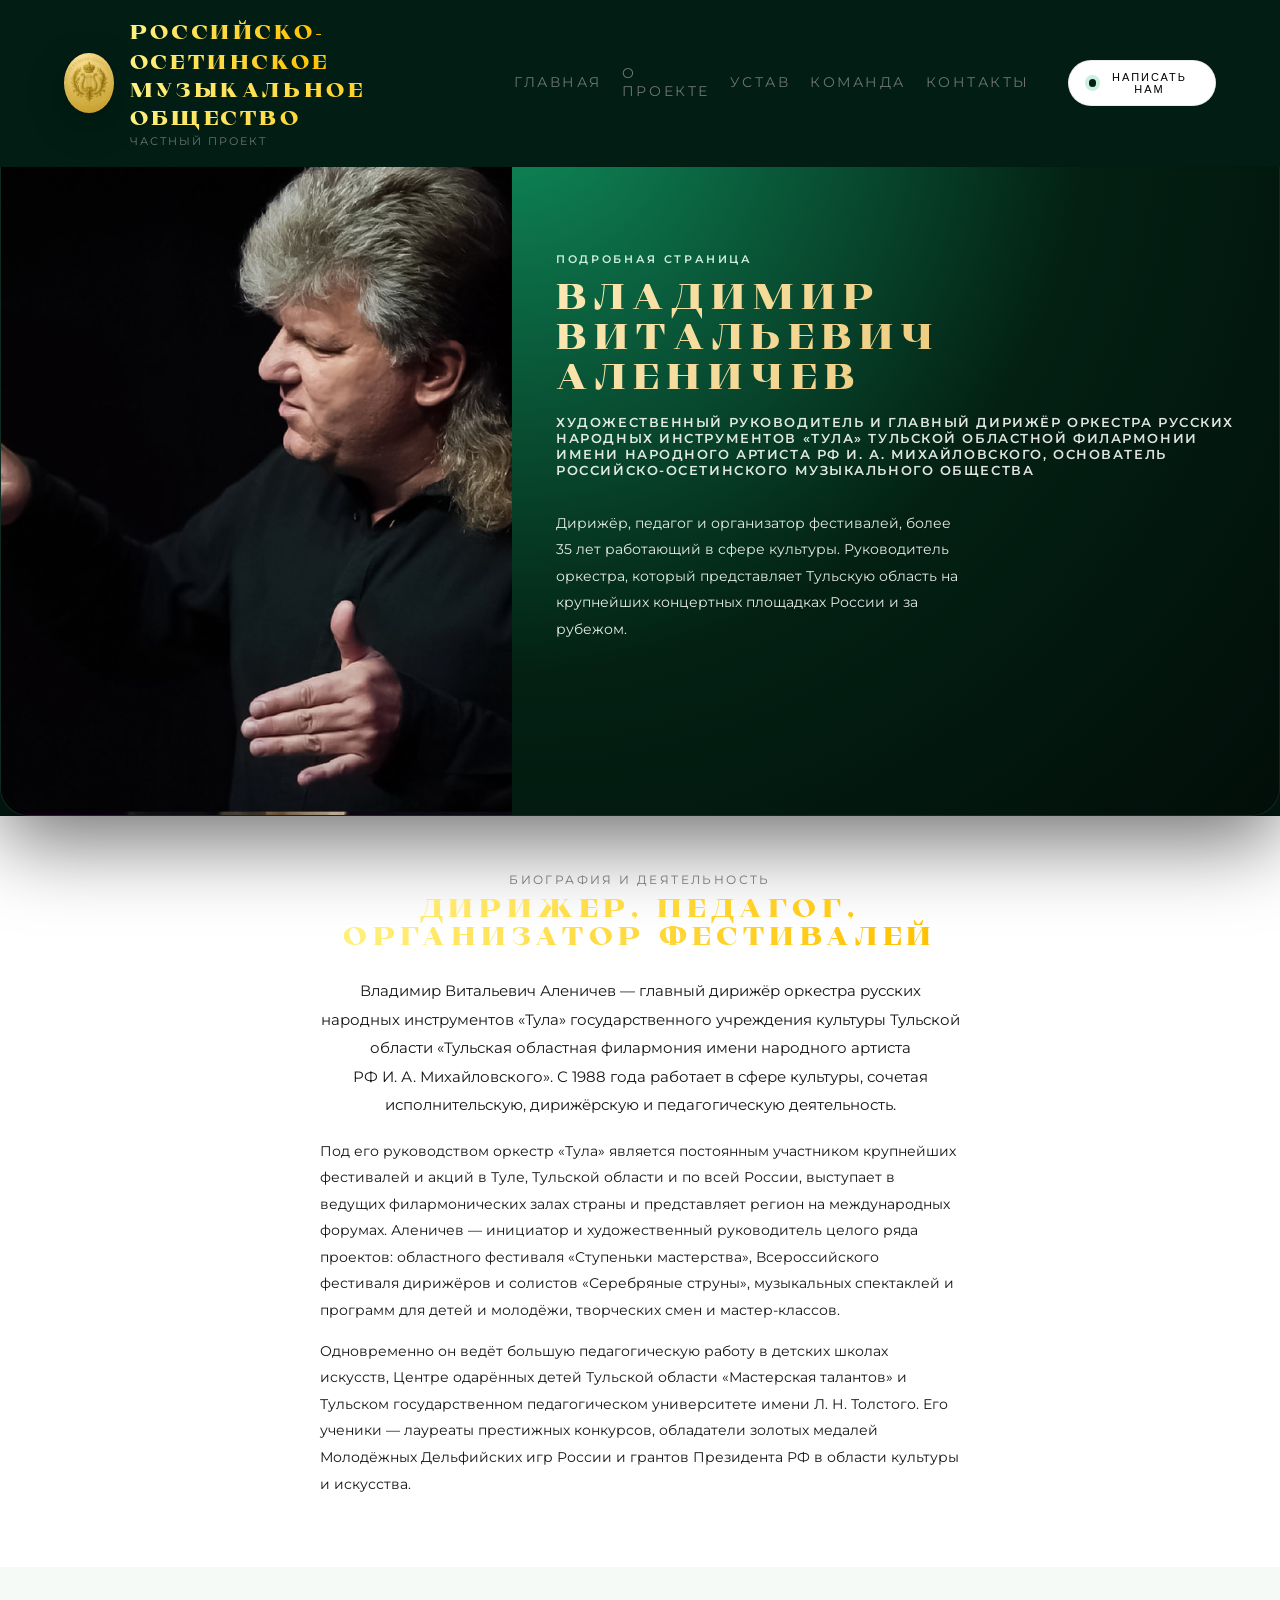
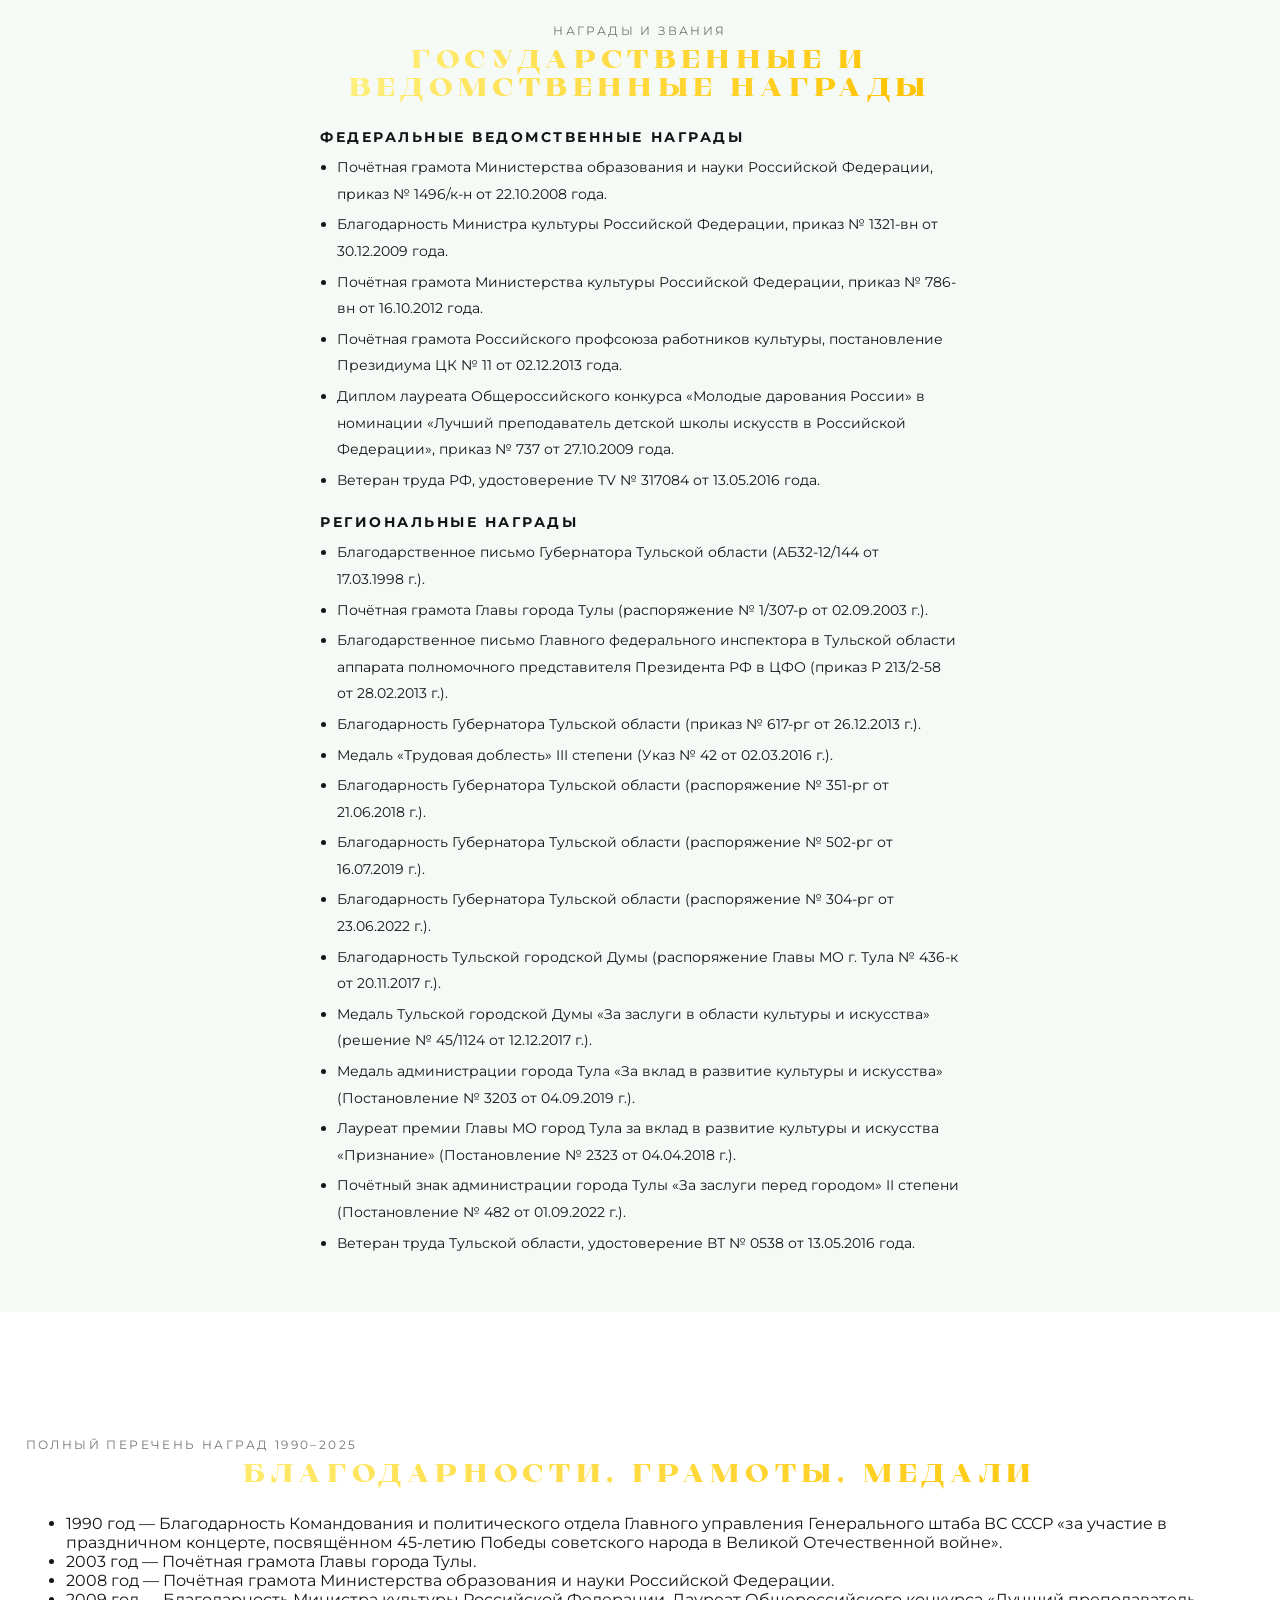
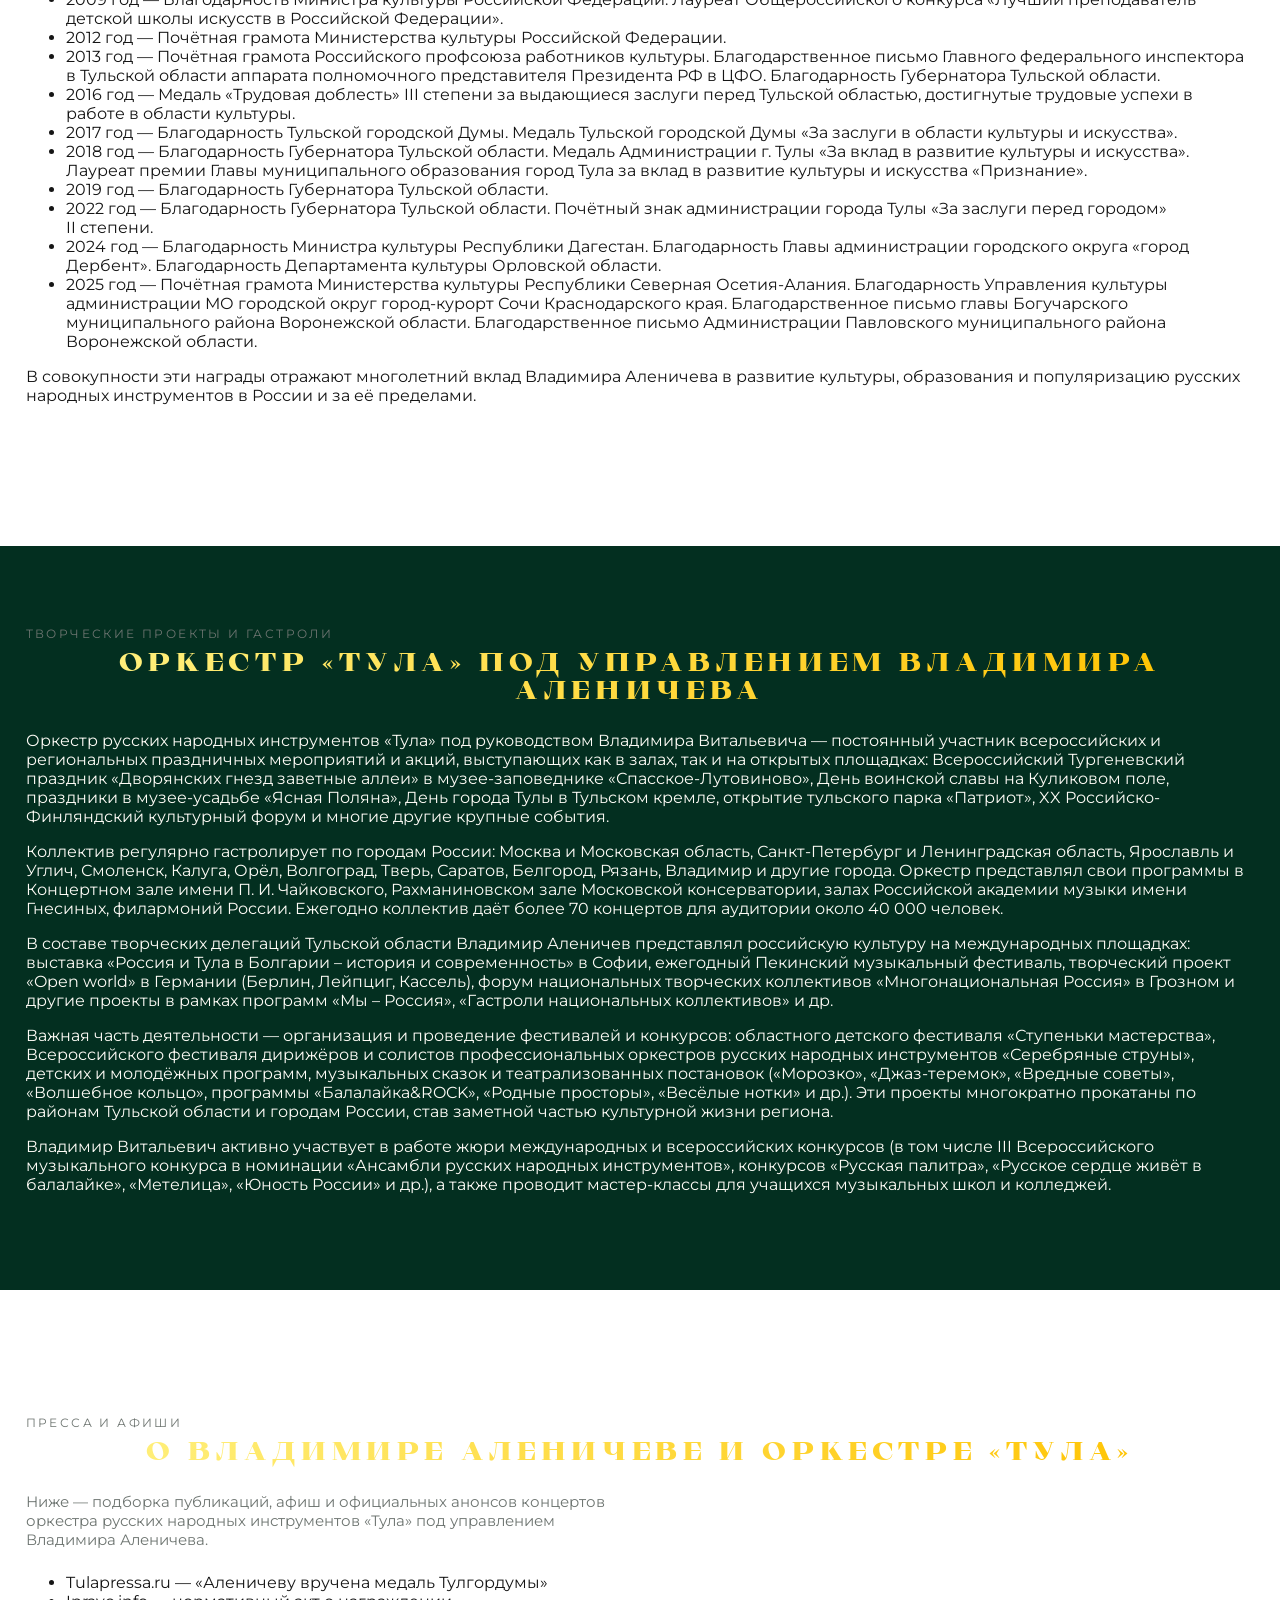
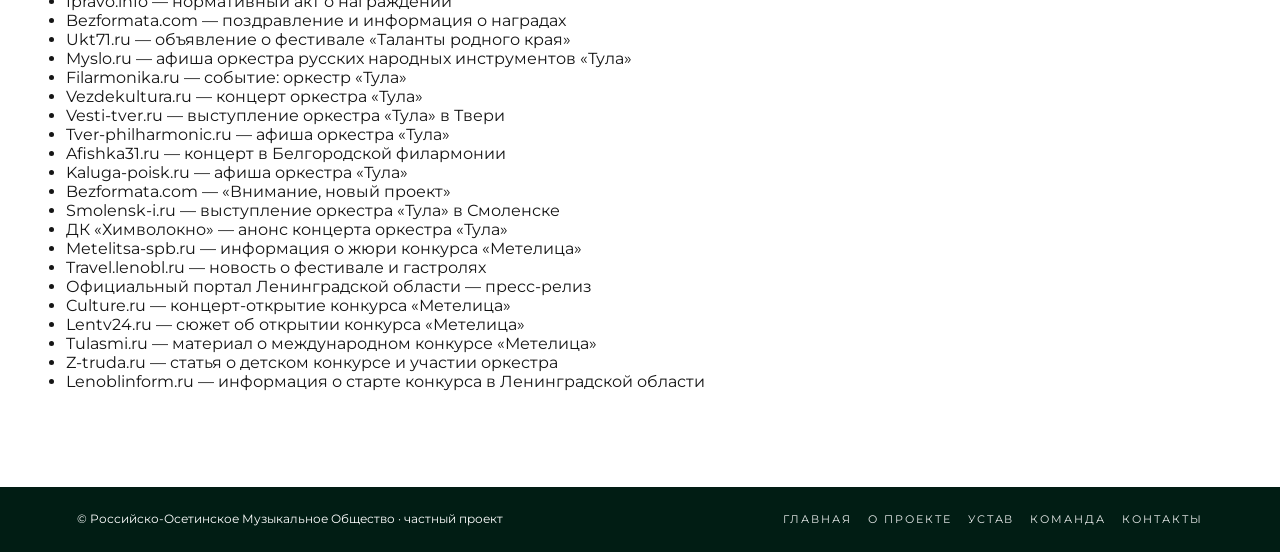
<file: 1.html>
<!DOCTYPE html>
<html lang="ru">
<head>
  <meta charset="UTF-8" />
  <title>Владимир Аленичев — подробная страница</title>
  <meta name="viewport" content="width=device-width, initial-scale=1" />

  <link href="https://fonts.googleapis.com/css2?family=Montserrat:wght@400;500;600;700;800&display=swap" rel="stylesheet" />
  <link rel="stylesheet" href="css/style.css">

</head>
<body>
  <header class="site-header">
    <div class="site-header-inner">
      <div class="brand">
        <div class="brand-logo">
          <img src="img/logo.png" alt="Логотип Российско-Осетинского Музыкального Общества" />
        </div>
        <div>
          <div class="brand-title">
            <span class="brand-ru">РОССИЙСКО-</span>
            <span class="brand-os">ОСЕТИНСКОЕ</span><br />
            <span class="brand-mo">МУЗЫКАЛЬНОЕ ОБЩЕСТВО</span>
          </div>
          <div class="brand-sub">частный проект</div>
        </div>
      </div>

      <nav class="header-links" id="header-links">
        <a href="index.html">главная</a>
        <a href="about.html">о проекте</a>
        <a href="ustav.html">устав</a>
        <a href="team.html">команда</a>
        <a href="index.html#contacts">контакты</a>
      </nav>

      <button class="header-cta" onclick="location.href='index.html#contacts'">
        <span class="header-cta-dot"></span>
        написать нам
      </button>

      <button class="header-burger" id="header-burger" aria-label="меню">
        <span></span>
      </button>
    </div>
  </header>
  <main>
    <!-- HERO: компактная зелёная карточка -->
    <section class="person-hero">
      <div class="person-hero-inner fade-up">
        <figure class="person-hero-photo">
          <img src="img/98.jpg" alt="Владимир Витальевич Аленичев" />
        </figure>

        <div class="person-hero-main">
          <div class="person-hero-kicker">подробная страница</div>
          <h1 class="person-hero-name">владимир витальевич аленичев</h1>
          <div class="person-hero-role">
            художественный руководитель и главный дирижёр оркестра русских народных инструментов
            «Тула» Тульской областной филармонии имени народного артиста РФ&nbsp;И.&nbsp;А.&nbsp;Михайловского,
            основатель Российско-Осетинского Музыкального Общества
          </div>
          <p class="person-hero-text">
            Дирижёр, педагог и организатор фестивалей, более 35&nbsp;лет работающий в сфере культуры. Руководитель
            оркестра, который представляет Тульскую область на крупнейших концертных площадках России и за рубежом.
          </p>
        </div>
      </div>
    </section>

    <!-- КРАТКО О БИОГРАФИИ (узкий блок по центру) -->
    <section class="person-section person-section--bio">
      <div class="person-section-inner fade-up">
        <div class="section-subtitle">биография и деятельность</div>
        <h2 class="section-title">дирижёр, педагог, организатор фестивалей</h2>

        <div class="person-section-lead">
          Владимир Витальевич Аленичев — главный дирижёр оркестра русских народных инструментов «Тула»
          государственного учреждения культуры Тульской области «Тульская областная филармония имени
          народного артиста РФ&nbsp;И.&nbsp;А.&nbsp;Михайловского». С 1988&nbsp;года работает в сфере культуры, сочетая
          исполнительскую, дирижёрскую и педагогическую деятельность.
        </div>

        <p class="person-section-text">
          Под его руководством оркестр «Тула» является постоянным участником крупнейших фестивалей и акций в Туле,
          Тульской области и по всей России, выступает в ведущих филармонических залах страны и представляет регион на
          международных форумах. Аленичев — инициатор и художественный руководитель целого ряда проектов:
          областного фестиваля «Ступеньки мастерства», Всероссийского фестиваля дирижёров и солистов «Серебряные
          струны», музыкальных спектаклей и программ для детей и молодёжи, творческих смен и мастер-классов.
        </p>

        <p class="person-section-text">
          Одновременно он ведёт большую педагогическую работу в детских школах искусств, Центре одарённых детей
          Тульской области «Мастерская талантов» и Тульском государственном педагогическом университете имени
          Л.&nbsp;Н.&nbsp;Толстого. Его ученики — лауреаты престижных конкурсов, обладатели золотых медалей Молодёжных
          Дельфийских игр России и грантов Президента РФ в области культуры и искусства.
        </p>
      </div>
    </section>

    <!-- НАГРАДЫ (узкий блок по центру, но текст выравнивается влево) -->
    <section class="person-section person-section--awards">
      <div class="person-section-inner fade-up">
        <div class="section-subtitle">награды и звания</div>
        <h2 class="section-title">государственные и ведомственные награды</h2>

        <div class="person-awards-wrap">
          <h3 class="subheading">Федеральные ведомственные награды</h3>
          <ul class="big-list">
            <li>Почётная грамота Министерства образования и науки Российской Федерации, приказ №&nbsp;1496/к-н от 22.10.2008&nbsp;года.</li>
            <li>Благодарность Министра культуры Российской Федерации, приказ №&nbsp;1321-вн от 30.12.2009&nbsp;года.</li>
            <li>Почётная грамота Министерства культуры Российской Федерации, приказ №&nbsp;786-вн от 16.10.2012&nbsp;года.</li>
            <li>Почётная грамота Российского профсоюза работников культуры, постановление Президиума ЦК №&nbsp;11 от 02.12.2013&nbsp;года.</li>
            <li>Диплом лауреата Общероссийского конкурса «Молодые дарования России» в номинации
              «Лучший преподаватель детской школы искусств в Российской Федерации», приказ №&nbsp;737 от 27.10.2009&nbsp;года.</li>
            <li>Ветеран труда РФ, удостоверение TV&nbsp;№&nbsp;317084 от 13.05.2016&nbsp;года.</li>
          </ul>

          <h3 class="subheading">Региональные награды</h3>
          <ul class="big-list">
            <li>Благодарственное письмо Губернатора Тульской области (АБ32-12/144 от 17.03.1998&nbsp;г.).</li>
            <li>Почётная грамота Главы города Тулы (распоряжение №&nbsp;1/307-р от 02.09.2003&nbsp;г.).</li>
            <li>Благодарственное письмо Главного федерального инспектора в Тульской области аппарата полномочного представителя Президента РФ в ЦФО (приказ Р&nbsp;213/2-58 от 28.02.2013&nbsp;г.).</li>
            <li>Благодарность Губернатора Тульской области (приказ №&nbsp;617-рг от 26.12.2013&nbsp;г.).</li>
            <li>Медаль «Трудовая доблесть» III степени (Указ №&nbsp;42 от 02.03.2016&nbsp;г.).</li>
            <li>Благодарность Губернатора Тульской области (распоряжение №&nbsp;351-рг от 21.06.2018&nbsp;г.).</li>
            <li>Благодарность Губернатора Тульской области (распоряжение №&nbsp;502-рг от 16.07.2019&nbsp;г.).</li>
            <li>Благодарность Губернатора Тульской области (распоряжение №&nbsp;304-рг от 23.06.2022&nbsp;г.).</li>
            <li>Благодарность Тульской городской Думы (распоряжение Главы МО г.&nbsp;Тула №&nbsp;436-к от 20.11.2017&nbsp;г.).</li>
            <li>Медаль Тульской городской Думы «За заслуги в области культуры и искусства» (решение №&nbsp;45/1124 от 12.12.2017&nbsp;г.).</li>
            <li>Медаль администрации города Тула «За вклад в развитие культуры и искусства» (Постановление №&nbsp;3203 от 04.09.2019&nbsp;г.).</li>
            <li>Лауреат премии Главы МО город Тула за вклад в развитие культуры и искусства «Признание» (Постановление №&nbsp;2323 от 04.04.2018&nbsp;г.).</li>
            <li>Почётный знак администрации города Тулы «За заслуги перед городом» II степени (Постановление №&nbsp;482 от 01.09.2022&nbsp;г.).</li>
            <li>Ветеран труда Тульской области, удостоверение ВТ&nbsp;№&nbsp;0538 от 13.05.2016&nbsp;года.</li>
          </ul>
        </div>
      </div>
    </section>

    <!-- Дальше оставляешь как у тебя: ХРОНОЛОГИЧЕСКИЙ СПИСОК, ПРОЕКТЫ, ПРЕССА и т.д. -->
    <!-- ХРОНОЛОГИЧЕСКИЙ СПИСОК 1990–2025 -->
    <!-- ... остальной твой код без изменений ... -->

        </div>
      </div>
    </section>

    <!-- ХРОНОЛОГИЧЕСКИЙ СПИСОК 1990–2025 -->
    <section class="section">
      <div class="content-layout fade-up">
        <div class="section-subtitle">полный перечень наград 1990–2025</div>
        <h2 class="section-title">благодарности, грамоты, медали</h2>

        <ul class="big-list">
          <li><span class="year-label">1990&nbsp;год&nbsp;—</span> Благодарность Командования и политического отдела Главного управления Генерального штаба ВС&nbsp;СССР «за участие в праздничном концерте, посвящённом 45-летию Победы советского народа в Великой Отечественной войне».</li>

          <li><span class="year-label">2003&nbsp;год&nbsp;—</span> Почётная грамота Главы города Тулы.</li>

          <li><span class="year-label">2008&nbsp;год&nbsp;—</span> Почётная грамота Министерства образования и науки Российской Федерации.</li>

          <li><span class="year-label">2009&nbsp;год&nbsp;—</span> Благодарность Министра культуры Российской Федерации. Лауреат Общероссийского конкурса «Лучший преподаватель детской школы искусств в Российской Федерации».</li>

          <li><span class="year-label">2012&nbsp;год&nbsp;—</span> Почётная грамота Министерства культуры Российской Федерации.</li>

          <li><span class="year-label">2013&nbsp;год&nbsp;—</span> Почётная грамота Российского профсоюза работников культуры. Благодарственное письмо Главного федерального инспектора в Тульской области аппарата полномочного представителя Президента РФ в ЦФО. Благодарность Губернатора Тульской области.</li>

          <li><span class="year-label">2016&nbsp;год&nbsp;—</span> Медаль «Трудовая доблесть» III&nbsp;степени за выдающиеся заслуги перед Тульской областью, достигнутые трудовые успехи в работе в области культуры.</li>

          <li><span class="year-label">2017&nbsp;год&nbsp;—</span> Благодарность Тульской городской Думы. Медаль Тульской городской Думы «За заслуги в области культуры и искусства».</li>

          <li><span class="year-label">2018&nbsp;год&nbsp;—</span> Благодарность Губернатора Тульской области. Медаль Администрации г.&nbsp;Тулы «За вклад в развитие культуры и искусства». Лауреат премии Главы муниципального образования город Тула за вклад в развитие культуры и искусства «Признание».</li>

          <li><span class="year-label">2019&nbsp;год&nbsp;—</span> Благодарность Губернатора Тульской области.</li>

          <li><span class="year-label">2022&nbsp;год&nbsp;—</span> Благодарность Губернатора Тульской области. Почётный знак администрации города Тулы «За заслуги перед городом» II&nbsp;степени.</li>

          <li><span class="year-label">2024&nbsp;год&nbsp;—</span> Благодарность Министра культуры Республики Дагестан. Благодарность Главы администрации городского округа «город Дербент». Благодарность Департамента культуры Орловской области.</li>

          <li><span class="year-label">2025&nbsp;год&nbsp;—</span> Почётная грамота Министерства культуры Республики Северная Осетия-Алания. Благодарность Управления культуры администрации МО городской округ город-курорт Сочи Краснодарского края. Благодарственное письмо главы Богучарского муниципального района Воронежской области. Благодарственное письмо Администрации Павловского муниципального района Воронежской области.</li>
        </ul>

        <p class="tagline-note">
          В совокупности эти награды отражают многолетний вклад Владимира Аленичева в развитие культуры, образования
          и популяризацию русских народных инструментов в России и за её пределами.
        </p>
      </div>
    </section>

    <!-- ТВОРЧЕСКИЕ ПРОЕКТЫ, ГАСТРОЛИ, ПЕДАГОГИКА (крупный блок с текстом) -->
    <section class="section" style="background:#032f20; color:#fdfcf8;">
      <div class="content-layout fade-up">
        <div class="section-subtitle">творческие проекты и гастроли</div>
        <h2 class="section-title">оркестр «тула» под управлением владимира аленичева</h2>

        <div class="text-block" style="color:#fefcf6;">
          <p>
            Оркестр русских народных инструментов «Тула» под руководством Владимира Витальевича — постоянный участник
            всероссийских и региональных праздничных мероприятий и акций, выступающих как в залах, так и на открытых
            площадках: Всероссийский Тургеневский праздник «Дворянских гнезд заветные аллеи» в музее-заповеднике
            «Спасское-Лутовиново», День воинской славы на Куликовом поле, праздники в музее-усадьбе «Ясная Поляна», День
            города Тулы в Тульском кремле, открытие тульского парка «Патриот», XX Российско-Финляндский культурный
            форум и многие другие крупные события.
          </p>

          <p>
            Коллектив регулярно гастролирует по городам России: Москва и Московская область, Санкт-Петербург и
            Ленинградская область, Ярославль и Углич, Смоленск, Калуга, Орёл, Волгоград, Тверь, Саратов, Белгород,
            Рязань, Владимир и другие города. Оркестр представлял свои программы в Концертном зале имени П.&nbsp;И.&nbsp;Чайковского,
            Рахманиновском зале Московской консерватории, залах Российской академии музыки имени Гнесиных, филармоний
            России. Ежегодно коллектив даёт более 70 концертов для аудитории около 40&nbsp;000 человек.
          </p>

          <p>
            В составе творческих делегаций Тульской области Владимир Аленичев представлял российскую культуру на
            международных площадках: выставка «Россия и Тула в Болгарии – история и современность» в Софии, ежегодный
            Пекинский музыкальный фестиваль, творческий проект «Open world» в Германии (Берлин, Лейпциг, Кассель), форум
            национальных творческих коллективов «Многонациональная Россия» в Грозном и другие проекты в рамках программ
            «Мы – Россия», «Гастроли национальных коллективов» и др.
          </p>

          <p>
            Важная часть деятельности — организация и проведение фестивалей и конкурсов: областного детского фестиваля
            «Ступеньки мастерства», Всероссийского фестиваля дирижёров и солистов профессиональных оркестров русских
            народных инструментов «Серебряные струны», детских и молодёжных программ, музыкальных сказок и
            театрализованных постановок («Морозко», «Джаз-теремок», «Вредные советы», «Волшебное кольцо», программы
            «Балалайка&ROCK», «Родные просторы», «Весёлые нотки» и др.). Эти проекты многократно прокатаны по районам
            Тульской области и городам России, став заметной частью культурной жизни региона.
          </p>

          <p>
            Владимир Витальевич активно участвует в работе жюри международных и всероссийских конкурсов (в том числе
            III&nbsp;Всероссийского музыкального конкурса в номинации «Ансамбли русских народных инструментов»,
            конкурсов «Русская палитра», «Русское сердце живёт в балалайке», «Метелица», «Юность России» и др.), а также
            проводит мастер-классы для учащихся музыкальных школ и колледжей.
          </p>
        </div>
      </div>
    </section>

    <!-- ПРЕССА И ССЫЛКИ -->
    <section class="section">
      <div class="content-layout fade-up">
        <div class="section-subtitle">пресса и афиши</div>
        <h2 class="section-title">о владимире аленичеве и оркестре «тула»</h2>

        <p class="section-lead">
          Ниже — подборка публикаций, афиш и официальных анонсов концертов оркестра русских народных инструментов
          «Тула» под управлением Владимира Аленичева.
        </p>

        <ul class="press-list" style="margin-top:24px;">
          <li><a href="https://www.tulapressa.ru/2017/12/alenichevu-vruchena-medal-tulgordumy/" target="_blank" rel="noopener">Tulapressa.ru — «Аленичеву вручена медаль Тулгордумы»</a></li>
          <li><a href="http://ipravo.info/tula2/act/433.htm" target="_blank" rel="noopener">Ipravo.info — нормативный акт о награждении</a></li>
          <li><a href="https://tula.bezformata.com/listnews/pozdravlyaem/78298696/" target="_blank" rel="noopener">Bezformata.com — поздравление и информация о наградах</a></li>
          <li><a href="https://ukt71.ru/16-marta-v-koncertnom-zale-orion-projdet-smotr-festival-talanty-rodnogo-kraja-2019-vokalnoe-iskusstvo/" target="_blank" rel="noopener">Ukt71.ru — объявление о фестивале «Таланты родного края»</a></li>
          <li><a href="https://myslo.ru/afisha/kontserti/orkestr-russkih-narodnih-instrumentov-tula" target="_blank" rel="noopener">Myslo.ru — афиша оркестра русских народных инструментов «Тула»</a></li>
          <li><a href="http://filarmonika.ru/events/orni-tula" target="_blank" rel="noopener">Filarmonika.ru — событие: оркестр «Тула»</a></li>
          <li><a href="http://vezdekultura.ru/4226-events-orkestr-russkih-narodnih-instrumentov-tula" target="_blank" rel="noopener">Vezdekultura.ru — концерт оркестра «Тула»</a></li>
          <li><a href="https://vesti-tver.ru/dailynews/orkestr-russkikh-narodnykh-instrumentov-iz-tuly-vystupi-v-tveri-/" target="_blank" rel="noopener">Vesti-tver.ru — выступление оркестра «Тула» в Твери</a></li>
          <li><a href="http://tver-philharmonic.ru/posters/orkestr-tula" target="_blank" rel="noopener">Tver-philharmonic.ru — афиша оркестра «Тула»</a></li>
          <li><a href="https://afishka31.ru/actions/filarmoni/num25525/" target="_blank" rel="noopener">Afishka31.ru — концерт в Белгородской филармонии</a></li>
          <li><a href="https://www.kaluga-poisk.ru/afisha/kontserty/orkestr-russkih-narodnyh-instrumentov-tula" target="_blank" rel="noopener">Kaluga-poisk.ru — афиша оркестра «Тула»</a></li>
          <li><a href="https://tula.bezformata.com/listnews/vnimanie-noviy-proekt/88402524/" target="_blank" rel="noopener">Bezformata.com — «Внимание, новый проект»</a></li>
          <li><a href="https://smolensk-i.ru/culture/v-smolenske-vyistupit-orkestr-narodnyih-instrumentov-tula_140194" target="_blank" rel="noopener">Smolensk-i.ru — выступление оркестра «Тула» в Смоленске</a></li>
          <li><a href="https://дк-химволокно.рф/novosti/item/548-kontsert-orkestra-russkikh-narodnykh-instrumentov-tula" target="_blank" rel="noopener">ДК «Химволокно» — анонс концерта оркестра «Тула»</a></li>
          <li><a href="https://metelitsa-spb.ru/childrens-competitions/jury/" target="_blank" rel="noopener">Metelitsa-spb.ru — информация о жюри конкурса «Метелица»</a></li>
          <li><a href="https://travel.lenobl.ru/ru/news/34819/" target="_blank" rel="noopener">Travel.lenobl.ru — новость о фестивале и гастролях</a></li>
          <li><a href="https://lenobl.ru/ru/dlya-smi/news/34909/" target="_blank" rel="noopener">Официальный портал Ленинградской области — пресс-релиз</a></li>
          <li><a href="https://www.culture.ru/events/1020176/koncert-otkrytie-xvi-mezhdunarodnogo-detsko-yunosheskogo-konkursa-metelica" target="_blank" rel="noopener">Culture.ru — концерт-открытие конкурса «Метелица»</a></li>
          <li><a href="https://lentv24.ru/vo-dvorce-iskusstv-lenoblasti-otkryli-detsko-yunoseskii-konkurs-metelica.htm" target="_blank" rel="noopener">Lentv24.ru — сюжет об открытии конкурса «Метелица»</a></li>
          <li><a href="https://tulasmi.ru/news/382344/" target="_blank" rel="noopener">Tulasmi.ru — материал о международном конкурсе «Метелица»</a></li>
          <li><a href="http://z-truda.ru/articles/kultura/leningradskaya_oblast_zazhigaet_zvezdochek/" target="_blank" rel="noopener">Z-truda.ru — статья о детском конкурсе и участии оркестра</a></li>
          <li><a href="http://lenoblinform.ru/news/v-lenoblasti-startuet-konkurs.html" target="_blank" rel="noopener">Lenoblinform.ru — информация о старте конкурса в Ленинградской области</a></li>
        </ul>
      </div>
    </section>
  </main>

  <footer class="site-footer">
    <div class="site-footer-inner">
      <div>© Российско-Осетинское Музыкальное Общество · частный проект</div>
      <div class="footer-links">
        <a href="index.html">главная</a>
        <a href="about.html">о проекте</a>
        <a href="ustav.html">устав</a>
        <a href="team.html">команда</a>
        <a href="index.html#contacts">контакты</a>
      </div>
    </div>
  </footer>

  <script>
    // мобильное меню
    const burger = document.getElementById("header-burger");
    const links = document.getElementById("header-links");

    if (burger && links) {
      burger.addEventListener("click", () => {
        links.classList.toggle("header-links--open");
      });

      links.querySelectorAll("a").forEach((a) => {
        a.addEventListener("click", () => links.classList.remove("header-links--open"));
      });
    }

    // анимация появления блоков
    const observer = new IntersectionObserver(
      (entries) => {
        entries.forEach((entry) => {
          if (entry.isIntersecting) {
            entry.target.classList.add("in-view");
            observer.unobserve(entry.target);
          }
        });
      },
      { threshold: 0.18 }
    );

    document.querySelectorAll(".fade-up").forEach((el) => observer.observe(el));
  </script>
</body>
</html>
</file>
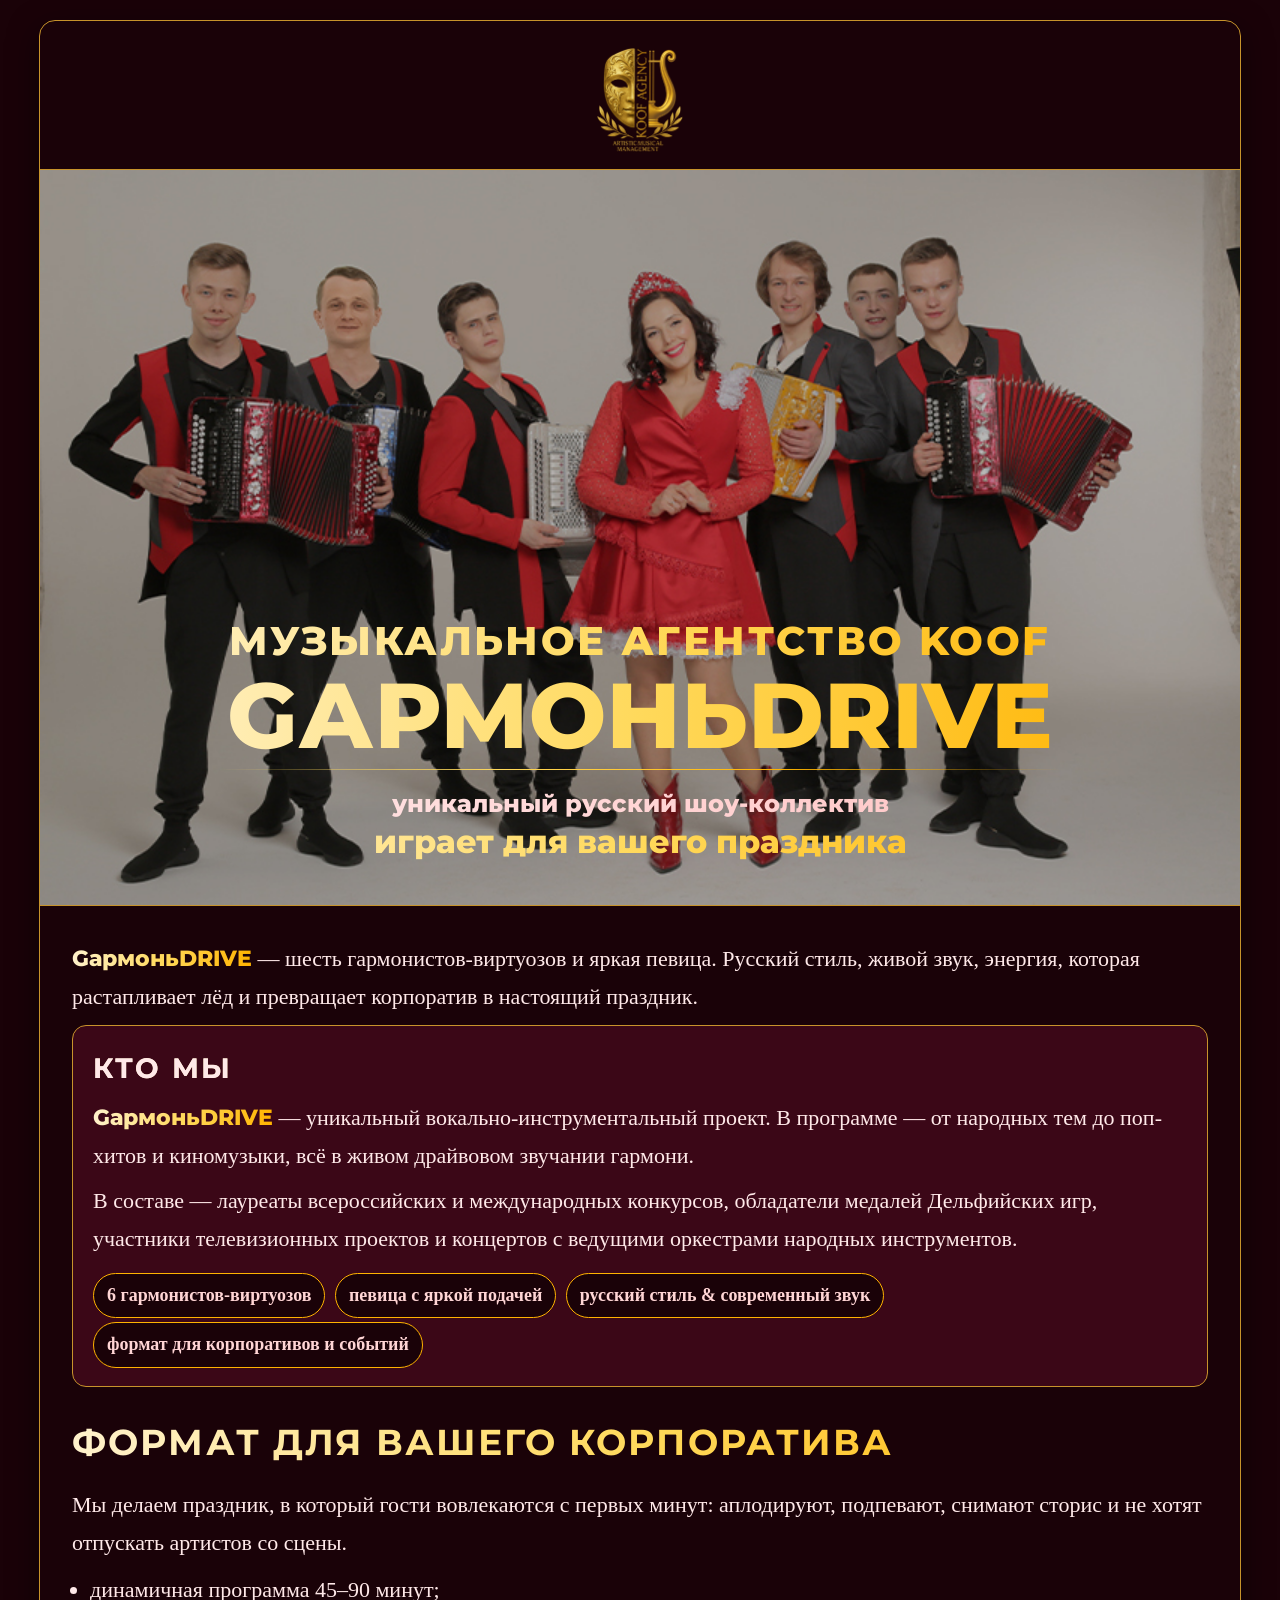
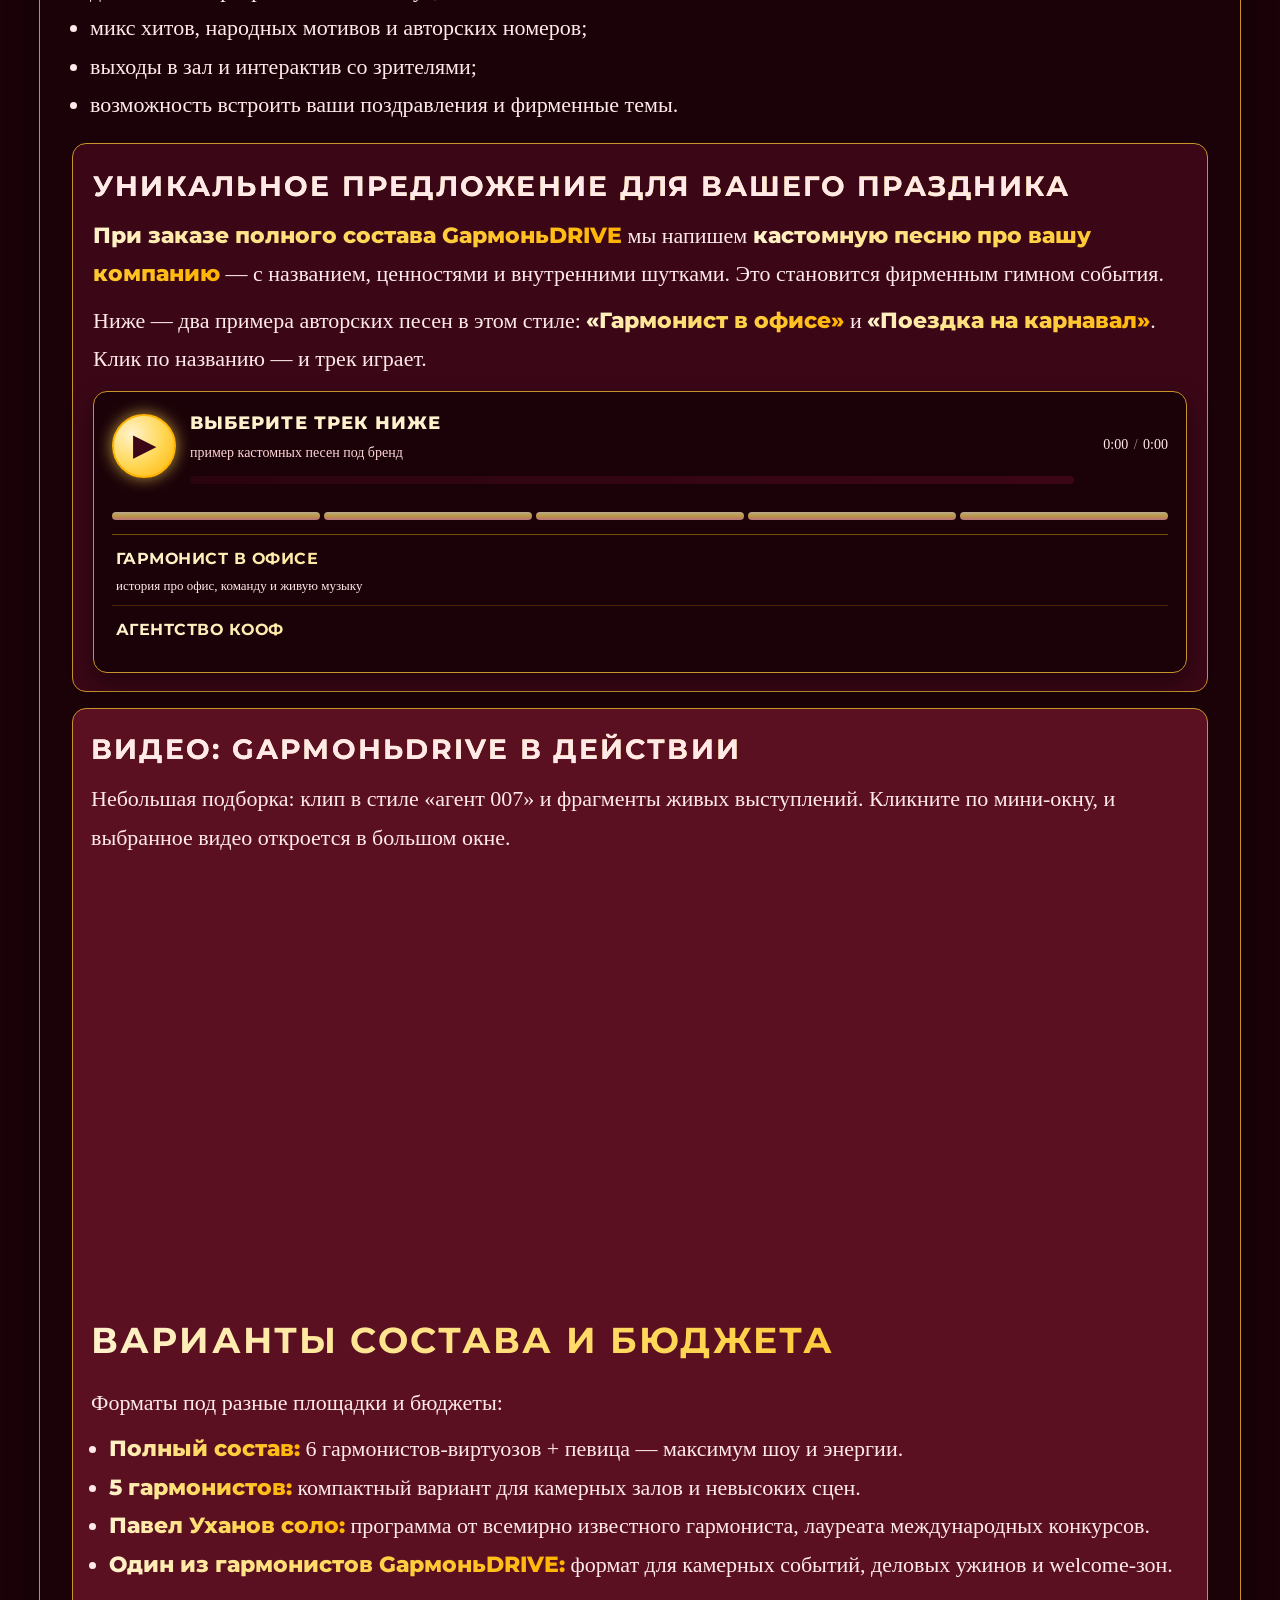
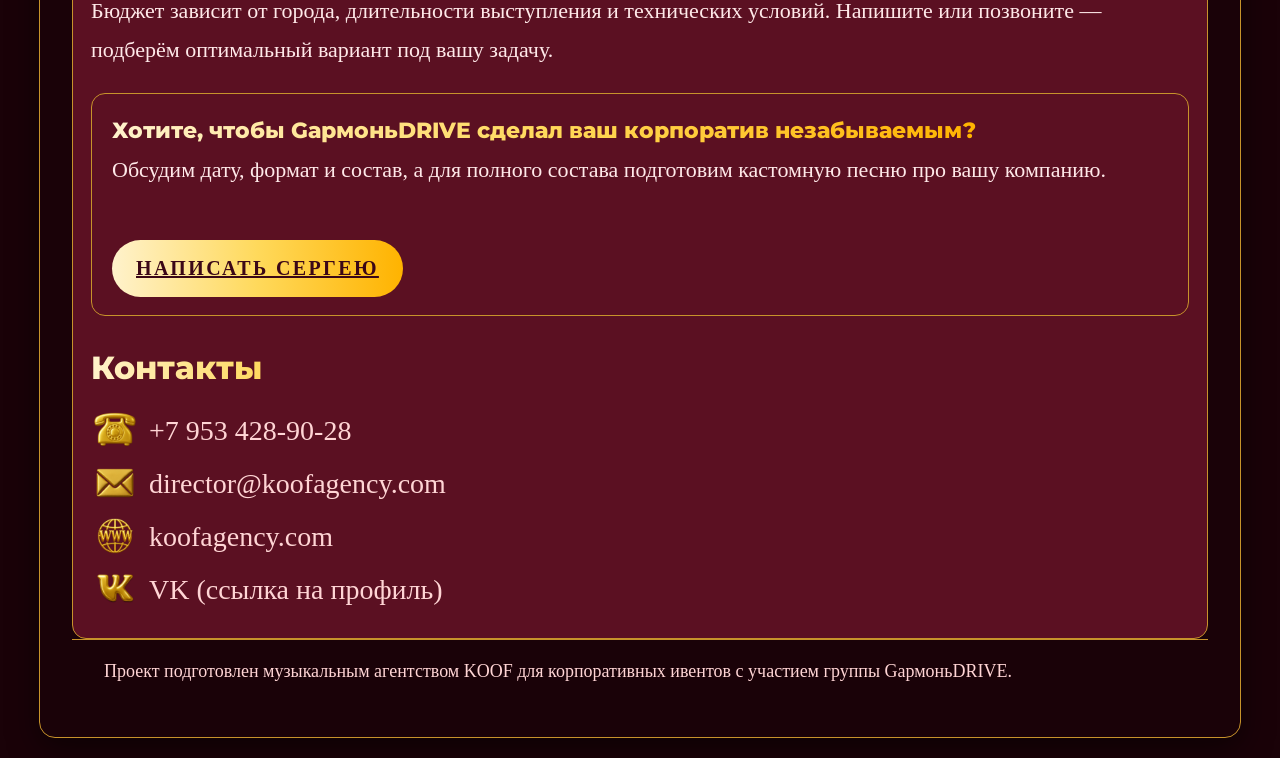
<file: garmonidrive.html>
<!DOCTYPE html>
<html lang="ru">
<head>
  <meta charset="UTF-8">
  <title>GармоньDRIVE играет для вас</title>
  <meta name="viewport" content="width=device-width, initial-scale=1.0">
  <style>
    @import url('https://fonts.googleapis.com/css2?family=Montserrat:wght@600;700;800&display=swap');

    body {
      margin: 0;
      padding: 0;
      color: #ffe9e9;
      background-color: #1a0208; /* тёмно-бордовый фон */
      font-family: "Times New Roman", Georgia, serif;
    }
    .wrapper {
      width: 100%;
      padding: 20px 0;
      background-color: #1a0208;
    }
    .container {
      max-width: 1200px;
      margin: 0 auto;
      background-color: #1a0208;
      border-radius: 16px;
      border: 1px solid #c7932b; /* золотая рамка */
      overflow: hidden;
      box-shadow: 0 10px 30px rgba(0,0,0,0.5);
    }
    .logo-top {
      padding: 20px 32px 8px 32px;
      text-align: center;
    }
    .logo-top img {
      max-width: 90px;
      height: auto;
      display: inline-block;
    }
    .gold-divider {
      width: 80%;
      height: 1px;
      margin: 8px auto 0 auto;
      background: linear-gradient(90deg, transparent, #ffd95b, #ffb300, transparent);
    }

    /* HERO: фото + текст */
    .hero-photo {
      position: relative;
      border-top: 1px solid #c7932b;
      border-bottom: 1px solid #c7932b;
      overflow: hidden;
    }
    .hero-photo img {
      display: block;
      width: 100%;
      height: auto;
    }
    .hero-overlay {
      position: absolute;
      bottom: 6%;
      left: 6%;
      width: 88%;
      margin: 0 auto;
      color: #000000;
      font-family: "Montserrat", Arial, sans-serif;
      font-weight: 800;
      text-shadow: none;
      text-align: center;
    }
    .hero-agency-top {
      font-size: 40px;
      font-weight: 800;
      text-transform: uppercase;
      letter-spacing: 0.06em;
      margin: 0 0 4px 0;
      background: linear-gradient(90deg, #fff2cc, #ffd95b, #ffb300);
      -webkit-background-clip: text;
      background-clip: text;
      color: transparent;
    }
    .hero-agency-main {
      font-size: 92px;
      font-weight: 800;
      background: linear-gradient(90deg, #fff2cc, #ffd95b, #ffb300);
      -webkit-background-clip: text;
      background-clip: text;
      color: transparent;
      text-transform: uppercase;
      line-height: 1;
      margin: 0 0 8px 0;
    }
    .hero-mainline {
      font-size: 24px;
      font-weight: 800;
      margin: 0 0 4px 0;
      background: linear-gradient(90deg, #ffe9e9, #ffd5d5, #ffc0c0);
      -webkit-background-clip: text;
      background-clip: text;
      color: transparent;
    }
    .hero-subline {
      font-size: 32px;
      font-weight: 800;
      margin: 0;
      background: linear-gradient(90deg, #fff2cc, #ffd95b, #ffb300);
      -webkit-background-clip: text;
      background-clip: text;
      color: transparent;
    }

    /* Общий текст */
    .content {
      padding: 26px 32px 30px 32px;
      font-size: 22px;
      line-height: 1.75;
    }
    .content p {
      margin: 8px 0;
    }

    strong,
    .gold-text {
      font-family: "Montserrat", Arial, sans-serif;
      font-weight: 800;
      background: linear-gradient(90deg, #fff2cc, #ffd95b, #ffb300);
      -webkit-background-clip: text;
      background-clip: text;
      color: transparent;
    }

    .content h2 {
      font-size: 36px;
      margin: 24px 0 12px 0;
      text-transform: uppercase;
      letter-spacing: 0.06em;
      font-weight: 700;
    }

    .white-block {
      background: #3b0717;
      color: #ffe9e9;
      border-radius: 14px;
      padding: 18px 20px;
      border: 1px solid #c7932b;
      font-size: 22px;
    }
    .white-block-title {
      font-weight: 700;
      margin-bottom: 6px;
      text-transform: uppercase;
      letter-spacing: 0.08em;
      font-size: 28px;
      color: #ffe9e9;
    }
    .pill-list {
      list-style: none;
      padding: 0;
      margin: 10px 0 0 0;
    }
    .pill-list li {
      display: inline-block;
      margin: 4px 4px 0 0;
      padding: 6px 13px;
      border-radius: 999px;
      background-color: #1a0208;
      border: 1px solid #ffb300;
      font-size: 18px;
      font-weight: 600;
      color: #ffd5d5;
    }

    .songs-block {
      margin-top: 18px;
      padding: 18px 20px;
      border-radius: 14px;
      border: 1px solid #c7932b;
      background: #3b0717;
      font-size: 22px;
      color: #ffe9e9;
    }
    .songs-title {
      font-weight: 700;
      margin-bottom: 6px;
      text-transform: uppercase;
      letter-spacing: 0.08em;
      font-size: 28px;
      color: #ffe9e9;
    }

    .video-block {
      margin-top: 16px;
      padding: 16px 18px 20px 18px;
      border-radius: 14px;
      border: 1px solid #c7932b;
      background: #5b1022;
      font-size: 22px;
      color: #ffe9e9;
    }
    .video-title {
      font-weight: 700;
      margin-bottom: 6px;
      text-transform: uppercase;
      letter-spacing: 0.08em;
      font-size: 28px;
      color: #ffe9e9;
    }

    .video-main {
      width: 100%;
      margin-bottom: 10px;
    }
    .video-main iframe {
      width: 100%;
      height: 405px;
      max-width: 100%;
      border: none;
    }
    .video-thumbs {
      display: flex;
      gap: 10px;
      margin-top: 8px;
    }
    .video-thumb {
      flex: 1;
      position: relative;
      padding-top: 56.25%;
      border-radius: 10px;
      overflow: hidden;
      cursor: pointer;
      border: 2px solid transparent;
      transition: border 0.15s ease, transform 0.1s ease;
      background: #1a0208;
    }
    .video-thumb-inner {
      position: absolute;
      top: 0;
      left: 0;
      width: 100%;
      height: 100%;
      background-size: cover;
      background-position: center;
      filter: brightness(0.75);
    }
    .video-thumb::after {
      content: '▶';
      position: absolute;
      top: 50%;
      left: 50%;
      transform: translate(-50%, -50%);
      font-size: 28px;
      color: #fff2cc;
      text-shadow: 0 0 10px rgba(0,0,0,0.7);
    }
    .video-thumb:hover {
      border-color: #ffb300;
      transform: translateY(-1px);
    }
    .video-thumb.active {
      border-color: #ffb300;
    }

    .cta-block {
      margin-top: 24px;
      padding: 18px 20px;
      border-radius: 14px;
      background: #5b1022;
      border: 1px solid #c7932b;
      font-size: 22px;
      color: #ffe9e9;
    }
    .cta-button {
      display: inline-block;
      margin-top: 12px;
      padding: 11px 24px;
      border-radius: 999px;
      background: linear-gradient(90deg, #fff2cc, #ffd95b, #ffb300);
      color: #3b0717 !important;
      text-decoration: none;
      font-size: 20px;
      font-weight: 700;
      text-transform: uppercase;
      letter-spacing: 0.12em;
    }
    .cta-button:hover {
      opacity: 0.9;
    }
    .content a {
      color: #ffd5d5;
      text-decoration: underline;
    }

    .signature-block {
      margin-top: 24px;
      display: flex;
      align-items: flex-start;
      gap: 14px;
      font-size: 22px;
    }
    .signature-text {
      font-size: 22px;
    }
    .contacts-title {
      font-size: 32px;
      margin-bottom: 10px;
    }
    .contact-line {
      margin: 4px 0;
      display: flex;
      align-items: center;
      gap: 10px;
    }
    .contact-line img {
      width: 48px;
      height: 48px;
      display: inline-block;
    }
    .contact-line span,
    .contact-line a {
      font-size: 28px;
      color: #ffd5d5;
      text-decoration: none;
    }

    .footer {
      padding: 16px 32px 20px 32px;
      font-size: 18px;
      color: #ffd5d5;
      border-top: 1px solid #c7932b;
      background-color: #1a0208;
    }
    .footer a {
      color: #ffd5d5;
      text-decoration: underline;
    }

    /* ==== АУДИОПЛЕЕР ==== */

    .audio-player {
      margin-top: 12px;
      padding: 16px 18px 18px 18px;
      border-radius: 14px;
      background: #1a0208;
      border: 1px solid #c7932b;
      box-shadow: 0 10px 24px rgba(0, 0, 0, 0.45);
    }

    .ap-main {
      display: flex;
      align-items: center;
      gap: 14px;
    }

    .ap-play-btn {
      width: 64px;
      height: 64px;
      border-radius: 999px;
      border: 2px solid #ffb300;
      background: radial-gradient(circle at 30% 30%, #fff2cc, #ffd95b, #ffb300);
      font-size: 28px;
      font-weight: 800;
      cursor: pointer;
      color: #3b0717;
      display: flex;
      align-items: center;
      justify-content: center;
      box-shadow: 0 0 16px rgba(255, 217, 91, 0.7);
      transition: transform 0.1s ease, box-shadow 0.15s ease, opacity 0.15s ease;
    }

    .ap-play-btn:hover {
      transform: scale(1.04);
      box-shadow: 0 0 22px rgba(255, 217, 91, 0.9);
      opacity: 0.95;
    }

    .ap-play-btn:active {
      transform: scale(0.96);
      box-shadow: 0 0 10px rgba(255, 217, 91, 0.6);
    }

    .ap-info {
      flex: 1;
      min-width: 0;
    }

    .ap-title {
      font-family: "Montserrat", Arial, sans-serif;
      font-weight: 800;
      text-transform: uppercase;
      letter-spacing: 0.06em;
      font-size: 18px;
      color: #fff2cc;
    }

    .ap-subtitle {
      font-size: 14px;
      color: #ffd5d5;
      margin-top: 2px;
    }

    .ap-progress {
      position: relative;
      margin-top: 10px;
      width: 100%;
      height: 8px;
      border-radius: 999px;
      background: linear-gradient(90deg, #2b0410, #3b0617);
      overflow: hidden;
      cursor: pointer;
    }

    .ap-progress-bar {
      position: absolute;
      top: 0;
      left: 0;
      height: 100%;
      width: 0%;
      border-radius: 999px;
      background: linear-gradient(90deg, #ff9fb1, #ffd95b, #ffb300);
      box-shadow: 0 0 10px rgba(255, 159, 177, 0.7);
      transition: width 0.08s linear;
    }

    .ap-time {
      font-size: 14px;
      color: #ffe9e9;
      text-align: right;
      min-width: 80px;
    }

    .ap-separator {
      opacity: 0.6;
      margin: 0 2px;
    }

    .ap-visualizer {
      margin-top: 10px;
      display: flex;
      gap: 4px;
      align-items: flex-end;
      height: 26px;
    }

    .ap-visualizer span {
      flex: 1;
      display: block;
      height: 30%;
      border-radius: 999px;
      background: linear-gradient(180deg, #fff2cc, #ffd95b, #ff9fb1);
      opacity: 0.7;
      transform-origin: bottom;
      animation: none;
    }

    .audio-player.is-playing .ap-visualizer span {
      animation: koofPulse 0.9s ease-in-out infinite alternate;
    }

    .audio-player.is-playing .ap-visualizer span:nth-child(2) {
      animation-duration: 0.7s;
    }
    .audio-player.is-playing .ap-visualizer span:nth-child(3) {
      animation-duration: 0.85s;
    }
    .audio-player.is-playing .ap-visualizer span:nth-child(4) {
      animation-duration: 0.65s;
    }
    .audio-player.is-playing .ap-visualizer span:nth-child(5) {
      animation-duration: 1.0s;
    }

    @keyframes koofPulse {
      0% {
        transform: scaleY(0.3);
        opacity: 0.5;
      }
      50% {
        transform: scaleY(0.9);
        opacity: 0.9;
      }
      100% {
        transform: scaleY(0.5);
        opacity: 0.7;
      }
    }

    .ap-tracklist {
      list-style: none;
      padding: 0;
      margin: 14px 0 0 0;
      border-top: 1px solid rgba(255, 179, 0, 0.4);
    }

    .ap-tracklist li {
      padding: 10px 8px 8px 4px;
      display: flex;
      flex-direction: column;
      border-bottom: 1px solid rgba(255, 179, 0, 0.2);
      cursor: pointer;
      transition: background 0.12s ease, transform 0.08s ease;
    }

    .ap-tracklist li:last-child {
      border-bottom: none;
    }

    .ap-tracklist li:hover {
      background: rgba(255, 159, 177, 0.09);
      transform: translateY(-1px);
    }

    .ap-tracklist li.active {
      background: rgba(255, 159, 177, 0.18);
      box-shadow: inset 0 0 0 1px rgba(255, 179, 0, 0.5);
    }

    .ap-track-title {
      font-family: "Montserrat", Arial, sans-serif;
      font-weight: 700;
      letter-spacing: 0.03em;
      text-transform: uppercase;
      font-size: 16px;
      background: linear-gradient(90deg, #fff2cc, #ffd95b, #ffb300);
      -webkit-background-clip: text;
      background-clip: text;
      color: transparent;
    }

    .ap-track-meta {
      font-size: 13px;
      color: #ffe9e9;
      margin-top: 2px;
    }

    /* МОБИЛКА */

    @media only screen and (max-width: 480px) {
      .wrapper {
        padding: 10px 0;
      }
      .container {
        width: 100% !important;
        border-radius: 0;
      }
      .logo-top {
        padding: 16px 16px 6px 16px;
      }
      .content {
        padding: 18px 16px 24px 16px;
        font-size: 18px;
      }
      .white-block,
      .songs-block,
      .video-block,
      .cta-block {
        padding: 14px 14px;
        font-size: 18px;
      }
      .content h2 {
        font-size: 26px;
      }

      .hero-overlay {
        bottom: 4%;
        left: 4%;
        width: 92%;
      }
      .hero-agency-top {
        font-size: 24px;
      }
      .hero-agency-main {
        font-size: 58px;
      }
      .hero-mainline {
        font-size: 16px;
      }
      .hero-subline {
        font-size: 22px;
      }

      .contacts-title {
        font-size: 26px;
      }
      .signature-block {
        flex-direction: column;
        align-items: flex-start;
      }
      .contact-line img {
        width: 32px;
        height: 32px;
      }
      .contact-line span,
      .contact-line a {
        font-size: 22px;
      }
      .footer {
        padding: 14px 16px 18px 16px;
        font-size: 16px;
      }

      .ap-main {
        align-items: flex-start;
      }
      .ap-play-btn {
        width: 52px;
        height: 52px;
        font-size: 24px;
      }
      .ap-time {
        font-size: 12px;
        min-width: 60px;
      }

      .video-main iframe {
        height: 220px;
      }
    }
  </style>
</head>
<body>
  <div class="wrapper">
    <div class="container">

      <div class="logo-top">
        <img src="logo1.png" alt="KOOF Agency Logo">
      </div>

      <div class="hero-photo">
        <img src="post-1.jpg" alt="GармоньDRIVE">
        <div class="hero-overlay">
          <div class="hero-agency-top">МУЗЫКАЛЬНОЕ АГЕНТСТВО KOOF</div>
          <div class="hero-agency-main">GармоньDRIVE</div>
          <div class="gold-divider"></div>
          <br>
          <div class="hero-mainline">уникальный русский шоу-коллектив</div>
          <div class="hero-subline">играет для вашего праздника</div>
        </div>
      </div>

      <div class="content">
        <p>
          <span class="gold-text">GармоньDRIVE</span> — шесть гармонистов-виртуозов
          и яркая певица. Русский стиль, живой звук, энергия, которая растапливает лёд
          и превращает корпоратив в настоящий праздник.
        </p>

        <div class="white-block">
          <div class="white-block-title gold-text">Кто мы</div>
          <p style="margin-top:4px; margin-bottom:6px;">
            <span class="gold-text">GармоньDRIVE</span> — уникальный вокально-инструментальный
            проект. В программе — от народных тем до поп-хитов и киномузыки, всё в живом
            драйвовом звучании гармони.
          </p>
          <p style="margin:6px 0;">
            В составе — лауреаты всероссийских и международных конкурсов, обладатели
            медалей Дельфийских игр, участники телевизионных проектов и концертов
            с ведущими оркестрами народных инструментов.
          </p>
          <ul class="pill-list">
            <li>6 гармонистов-виртуозов</li>
            <li>певица с яркой подачей</li>
            <li>русский стиль &amp; современный звук</li>
            <li>формат для корпоративов и событий</li>
          </ul>
        </div>

        <h2 class="gold-text">Формат для вашего корпоратива</h2>
        <p>
          Мы делаем праздник, в который гости вовлекаются с первых минут:
          аплодируют, подпевают, снимают сторис и не хотят отпускать артистов со сцены.
        </p>
        <ul style="margin:0 0 0 18px; padding:0;">
          <li>динамичная программа 45–90 минут;</li>
          <li>микс хитов, народных мотивов и авторских номеров;</li>
          <li>выходы в зал и интерактив со зрителями;</li>
          <li>возможность встроить ваши поздравления и фирменные темы.</li>
        </ul>

        <!-- АУДИО -->
        <div class="songs-block">
          <div class="songs-title gold-text">Уникальное предложение для вашего праздника</div>
          <p style="margin: 4px 0 8px 0;">
            <strong>При заказе полного состава GармоньDRIVE</strong> мы напишем
            <strong>кастомную песню про вашу компанию</strong> — с названием,
            ценностями и внутренними шутками. Это становится фирменным гимном события.
          </p>
          <p style="margin: 4px 0 10px 0;">
            Ниже — два примера авторских песен в этом стиле:
            <strong>«Гармонист в офисе»</strong> и <strong>«Поездка на карнавал»</strong>.
            Клик по названию — и трек играет.
          </p>

          <div class="audio-player" id="garmon-audio-player">
            <div class="ap-main">
              <button class="ap-play-btn" type="button" aria-label="Воспроизвести / Пауза">▶</button>

              <div class="ap-info">
                <div class="ap-title">Выберите трек ниже</div>
                <div class="ap-subtitle">пример кастомных песен под бренд</div>

                <div class="ap-progress" aria-label="Прогресс воспроизведения">
                  <div class="ap-progress-bar"></div>
                </div>
              </div>

              <div class="ap-time">
                <span class="ap-current">0:00</span>
                <span class="ap-separator">/</span>
                <span class="ap-duration">0:00</span>
              </div>
            </div>

            <div class="ap-visualizer" aria-hidden="true">
              <span></span><span></span><span></span><span></span><span></span>
            </div>

            <ul class="ap-tracklist">
              <li
                data-src="8.mp3"
                data-title="Гармонист в офисе"
              >
                <span class="ap-track-title">Гармонист в офисе</span>
                <span class="ap-track-meta">история про офис, команду и живую музыку</span>
              </li>

              <li
                data-src="7.mp3"
                data-title="Поездка на карнавал"
              >
                <span class="ap-track-title">АГЕНТСТВО КООФ</span>
                <span class="ap-track-meta"></span>
              </li>
            </ul>

            <audio id="garmon-audio"></audio>
          </div>
        </div>

        <!-- ВИДЕО -->
        <div class="video-block">
          <div class="video-title gold-text">Видео: GармоньDRIVE в действии</div>
          <p style="margin:4px 0 10px 0;">
            Небольшая подборка: клип в стиле «агент 007» и фрагменты живых выступлений.
            Кликните по мини-окну, и выбранное видео откроется в большом окне.
          </p>

          <div class="video-main">
            <iframe width="720" height="405" src="https://rutube.ru/play/embed/99f54fa93be90a3249739b7f5031a650?skinColor=E53935"  allow="clipboard-write; autoplay" webkitAllowFullScreen mozallowfullscreen allowFullScreen></iframe>
          </div>

         
        <h2 class="gold-text">Варианты состава и бюджета</h2>
        <p>Форматы под разные площадки и бюджеты:</p>
        <ul style="margin:0 0 0 18px; padding:0;">
          <li><strong>Полный состав:</strong> 6 гармонистов-виртуозов + певица — максимум шоу и энергии.</li>
          <li><strong>5 гармонистов:</strong> компактный вариант для камерных залов и невысоких сцен.</li>
          <li><strong>Павел Уханов соло:</strong> программа от всемирно известного гармониста, лауреата международных конкурсов.</li>
          <li><strong>Один из гармонистов GармоньDRIVE:</strong> формат для камерных событий, деловых ужинов и welcome-зон.</li>
        </ul>

        <p style="margin-top:8px;">
          Бюджет зависит от города, длительности выступления и технических условий.
          Напишите или позвоните — подберём оптимальный вариант под вашу задачу.
        </p>

        <div class="cta-block">
          <strong>Хотите, чтобы GармоньDRIVE сделал ваш корпоратив незабываемым?</strong><br>
          Обсудим дату, формат и состав, а для полного состава подготовим
          кастомную песню про вашу компанию.
          <br><br>
          <a href="mailto:director@koofagency.com?subject=GармоньDRIVE%20-%20корпоративное%20выступление" class="cta-button">
            Написать Сергею
          </a>
        </div>

        <div class="signature-block">
          <div class="signature-text">
            <div class="contacts-title gold-text">Контакты</div>

            <div class="contact-line">
              <img src="icon-phone.png" alt="Телефон">
              <span>+7 953 428-90-28</span>
            </div>

            <div class="contact-line">
              <img src="icon-mail.png" alt="E-mail">
              <a href="mailto:director@koofagency.com">director@koofagency.com</a>
            </div>

            <div class="contact-line">
              <img src="icon-site.png" alt="Сайт">
              <a href="http://koofagency.com" target="_blank" rel="noopener">koofagency.com</a>
            </div>

            <div class="contact-line">
              <img src="vk.png" alt="VK">
              <a href="https://vk.com" target="_blank" rel="noopener">VK (ссылка на профиль)</a>
            </div>
          </div>
        </div>

      </div>

      <div class="footer">
        Проект подготовлен музыкальным агентством KOOF для корпоративных ивентов с участием группы GармоньDRIVE.
      </div>
    </div>
  </div>

  <script>
    (function () {
      /* AUDIO */
      const player = document.getElementById('garmon-audio-player');
      if (player) {
        const audio = player.querySelector('#garmon-audio');
        const playBtn = player.querySelector('.ap-play-btn');
        const titleEl = player.querySelector('.ap-title');
        const subtitleEl = player.querySelector('.ap-subtitle');
        const currentEl = player.querySelector('.ap-current');
        const durationEl = player.querySelector('.ap-duration');
        const progressWrap = player.querySelector('.ap-progress');
        const progressBar = player.querySelector('.ap-progress-bar');
        const tracks = Array.from(player.querySelectorAll('.ap-tracklist li'));

        let currentTrack = null;
        let isUserSeeking = false;

        function formatTime(sec) {
          if (!sec || isNaN(sec)) return '0:00';
          const m = Math.floor(sec / 60);
          const s = Math.floor(sec % 60).toString().padStart(2, '0');
          return m + ':' + s;
        }

        function setTrack(trackEl, autoplay) {
          if (!trackEl) return;
          const src = trackEl.getAttribute('data-src');
          const title = trackEl.getAttribute('data-title') || 'Трек';
          if (!src) return;

          tracks.forEach(t => t.classList.remove('active'));
          trackEl.classList.add('active');
          currentTrack = trackEl;

          audio.src = src;
          titleEl.textContent = title;
          subtitleEl.textContent = 'пример кастомной песни под бренд';

          if (autoplay) {
            audio.play().catch(function () {});
          }
        }

        function updatePlayButton() {
          if (audio.paused) {
            playBtn.textContent = '▶';
            player.classList.remove('is-playing');
          } else {
            playBtn.textContent = '❚❚';
            player.classList.add('is-playing');
          }
        }

        function updateProgress() {
          if (!audio.duration) {
            progressBar.style.width = '0%';
            durationEl.textContent = '0:00';
            currentEl.textContent = '0:00';
            return;
          }
          if (!isUserSeeking) {
            const percent = (audio.currentTime / audio.duration) * 100;
            progressBar.style.width = percent + '%';
          }
          currentEl.textContent = formatTime(audio.currentTime);
          durationEl.textContent = formatTime(audio.duration);
        }

        tracks.forEach(function (trackEl) {
          trackEl.addEventListener('click', function () {
            if (currentTrack === trackEl) {
              if (audio.paused) {
                audio.play().catch(function () {});
              } else {
                audio.pause();
              }
            } else {
              setTrack(trackEl, true);
            }
          });
        });

        playBtn.addEventListener('click', function () {
          if (!currentTrack) {
            if (tracks[0]) setTrack(tracks[0], true);
            return;
          }
          if (audio.paused) {
            audio.play().catch(function () {});
          } else {
            audio.pause();
          }
        });

        if (progressWrap) {
          function seek(e) {
            if (!audio.duration) return;
            const rect = progressWrap.getBoundingClientRect();
            const x = e.clientX - rect.left;
            const ratio = Math.min(Math.max(x / rect.width, 0), 1);
            audio.currentTime = ratio * audio.duration;
          }

          progressWrap.addEventListener('mousedown', function (e) {
            isUserSeeking = true;
            seek(e);
          });
          progressWrap.addEventListener('mouseup', function (e) {
            seek(e);
            isUserSeeking = false;
          });
          progressWrap.addEventListener('mousemove', function (e) {
            if (isUserSeeking) seek(e);
          });

          progressWrap.addEventListener('touchstart', function (e) {
            isUserSeeking = true;
            seek(e.touches[0]);
          }, { passive: true });

          progressWrap.addEventListener('touchmove', function (e) {
            if (isUserSeeking) seek(e.touches[0]);
          }, { passive: true });

          progressWrap.addEventListener('touchend', function () {
            isUserSeeking = false;
          });
        }

        audio.addEventListener('timeupdate', updateProgress);
        audio.addEventListener('loadedmetadata', updateProgress);
        audio.addEventListener('play', updatePlayButton);
        audio.addEventListener('pause', updatePlayButton);
        audio.addEventListener('ended', function () {
          updatePlayButton();
          const idx = tracks.indexOf(currentTrack);
          if (idx >= 0 && idx < tracks.length - 1) {
            setTrack(tracks[idx + 1], true);
          }
        });

        updateProgress();
        updatePlayButton();
      }

      /* VIDEO SLIDER */
      const mainFrame = document.getElementById('video-main-frame');
      const thumbsWrap = document.getElementById('video-thumbs');
      if (mainFrame && thumbsWrap) {
        const thumbs = Array.from(thumbsWrap.querySelectorAll('.video-thumb'));
        thumbs.forEach(function (thumb) {
          thumb.addEventListener('click', function () {
            const url = thumb.getAttribute('data-video');
            if (!url) return;
            mainFrame.src = url;
            thumbs.forEach(t => t.classList.remove('active'));
            thumb.classList.add('active');
          });
        });
      }
    })();
  </script>
</body>
</html>
</file>
<file: css/style.css>
@font-face {
  font-family: "Marh";
  src: url("../fonts/macherie.ttf");
  font-weight: 900;
  font-style: normal;
  font-display: swap;
}

/* === БАЗА ======================================================= */

:root {
  --bg-page: #ffffff;
  --bg-soft: #f4faf7;

  --green-main: #032013;
  --green-dark: #011d14;
  --green-light: #cceee0;

  --gold-light: #fbe8b4;
  --gold-mid: #e4b552;
  --gold-dark: #b27a1b;

  --text-main: #151515;
  --text-muted: #6e7571;

  --border-soft: rgba(0, 0, 0, 0.06);
  --radius-lg: 24px;
  --radius-md: 18px;
  --shadow-soft: 0 24px 80px rgba(0, 0, 0, 0.08);
  --transition-fast: 200ms ease-out;
}

* {
  box-sizing: border-box;
}

html,
body {
  margin: 0;
  padding: 0;
  font-family: "Montserrat", system-ui, -apple-system, BlinkMacSystemFont, "Segoe UI", sans-serif;
  background: var(--bg-page);
  color: var(--text-main);
}

img {
  max-width: 100%;
  display: block;
}

a {
  color: inherit;
  text-decoration: none;
}

/* === HEADER ===================================================== */

.site-header {
  position: fixed;
  inset-inline: 0;
  top: 0;
  z-index: 20;
  background: var(--green-dark);
  backdrop-filter: blur(18px);
  border-bottom: 1px solid rgba(0, 0, 0, 0.04);
}

.site-header-inner {
  display: flex;
  align-items: center;
  justify-content: space-between;
  padding: 18px 5vw;
  gap: 3vw;
}

.brand {
  display: flex;
  align-items: center;
  gap: 16px;
}

.brand-logo {
  width: 60px;
  height: 60px;
  border-radius: 50%;
  background: radial-gradient(circle at 30% 0, #ffe39c, #c2961f);
  display: flex;
  align-items: center;
  justify-content: center;
  overflow: hidden;
  box-shadow: 0 12px 40px rgba(0, 0, 0, 0.18);
}

.brand-logo img {
  width: 100%;
  height: 100%;
  object-fit: cover;
}

.brand-title {
  font-size: clamp(15px, 1.2vw + 11px, 20px);
  font-weight: 700;
  letter-spacing: 0.18em;
  text-transform: uppercase;
  line-height: 1.4;
}

.brand-title span {
  display: inline-block;
}

/* заголовок в логотипе — золото */
.brand-title .brand-ru,
.brand-title .brand-os,
.brand-title .brand-mo {
  font-family: "Marh";
}

.brand-sub {
  font-size: 11px;
  letter-spacing: 0.18em;
  text-transform: uppercase;
  color: var(--text-muted);
}

.header-links {
  display: flex;
  gap: 20px;
  align-items: center;
  font-size: 14px;
  letter-spacing: 0.18em;
  text-transform: uppercase;
  color: var(--text-muted);
}

.header-links a {
  position: relative;
  padding-bottom: 2px;
}

.header-links a::after {
  content: "";
  position: absolute;
  left: 0;
  bottom: 0;
  width: 0;
  height: 1px;
  background: var(--green-main);
  transition: width var(--transition-fast);
}

.header-links a:hover {
  color: var(--green-light);
}

.header-links a:hover::after {
  width: 100%;
}

.header-cta {
  border-radius: 999px;
  padding: 10px 20px;
  border: 1px solid rgba(0, 0, 0, 0.08);
  background: #ffffff;
  font-size: 11px;
  letter-spacing: 0.18em;
  text-transform: uppercase;
  cursor: pointer;
  display: inline-flex;
  align-items: center;
  gap: 8px;
  transition:
    background var(--transition-fast),
    border-color var(--transition-fast),
    transform 120ms ease-out,
    box-shadow 120ms ease-out;
}

.header-cta-dot {
  width: 8px;
  height: 8px;
  border-radius: 999px;
  background: var(--green-main);
  box-shadow: 0 0 0 4px var(--green-light);
}

.header-cta:hover {
  border-color: rgba(0, 0, 0, 0.16);
  box-shadow: 0 18px 40px rgba(0, 0, 0, 0.12);
  transform: translateY(-1px);
}

.header-burger {
  display: none;
  width: 38px;
  height: 38px;
  border-radius: 999px;
  border: 1px solid rgba(0, 0, 0, 0.14);
  background: #ffffff;
  align-items: center;
  justify-content: center;
}

.header-burger span {
  width: 18px;
  height: 1px;
  background: #222;
  position: relative;
}

.header-burger span::before,
.header-burger span::after {
  content: "";
  position: absolute;
  left: 0;
  width: 100%;
  height: 1px;
  background: inherit;
}

.header-burger span::before {
  top: -5px;
}
.header-burger span::after {
  top: 5px;
}

@media (max-width: 768px) {
  .header-links {
    position: fixed;
    left: 5vw;
    right: 5vw;
    top: 80px;
    border-radius: 18px;
    background: #ffffff;
    border: 1px solid rgba(0, 0, 0, 0.06);
    padding: 12px 14px;
    flex-direction: column;
    align-items: flex-start;
    box-shadow: 0 18px 60px rgba(0, 0, 0, 0.12);
    opacity: 0;
    pointer-events: none;
    transform: translateY(-6px);
    transition: opacity 160ms ease-out, transform 160ms ease-out;
  }

  .header-links--open {
    opacity: 1;
    pointer-events: auto;
    transform: translateY(0);
  }

  .header-cta {
    display: none;
  }

  .header-burger {
    display: inline-flex;
  }
}

/* === GLOBAL LAYOUT ============================================= */

main {
  padding-top: 96px;
}

.section {
  padding: 80px 2vw;
  margin-top: 5vh;
}

@media (max-width: 768px) {
  main {
    padding-top: 80px;
  }

  .section {
    padding: 48px 5vw;
  }

  body {
    max-width: 100vw;
    overflow-x: hidden;
  }
}

.section-subtitle {
  font-size: 12px;
  letter-spacing: 0.2em;
  text-transform: uppercase;
  color: var(--text-muted);
  margin-bottom: 10px;
}

.section-title {
  font-size: 2vw;
  letter-spacing: 0.22em;
  text-transform: uppercase;
  margin: 0 0 24px;
  text-align: center;
}

.section-lead {
  font-size: 15px;
  color: var(--text-muted);
  max-width: 60ch;
}

/* === BUTTONS ==================================================== */

.btn {
  border-radius: 999px;
  padding: 12px 22px;
  border: none;
  font-size: 12px;
  letter-spacing: 0.2em;
  text-transform: uppercase;
  cursor: pointer;
  display: inline-flex;
  align-items: center;
  gap: 10px;
  transition:
    background var(--transition-fast),
    color var(--transition-fast),
    box-shadow 120ms ease-out,
    transform 120ms ease-out,
    border-color 120ms ease-out;
}

.btn-primary {
  background: var(--green-main);
  color: #ffffff;
  box-shadow: 0 20px 40px rgba(13, 122, 75, 0.35);
}

.btn-primary:hover {
  background: var(--green-dark);
  transform: translateY(-1px);
  box-shadow: 0 24px 60px rgba(13, 122, 75, 0.45);
}

.btn-outline {
  background: transparent;
  color: var(--green-main);
  border: 1px solid var(--green-main);
}

.btn-outline:hover {
  background: var(--green-light);
  border-color: var(--green-dark);
  color: var(--green-dark);
}

.btn-dot {
  width: 8px;
  height: 8px;
  border-radius: 999px;
  background: #ffffff;
}

/* === HERO ======================================================= */

.hero {
  min-height: calc(100vh - 96px);
  padding: 80px 6vw 80px;
  display: grid;
  grid-template-columns: minmax(0, 3.2fr) minmax(0, 3.8fr);
  align-items: center;
  gap: 4vw;
  position: relative;
  overflow: hidden;
  height: 100vh;
  margin: 0;
  background: url(./img/1.png) no-repeat center/cover;
}

.hero-bg {
  position: absolute;
  inset: 0;
  pointer-events: none;
  display: flex;
  justify-content: flex-end;
  align-items: stretch;
  z-index: 0;
}

.hero-bg img {
  width: 100%;
  height: 100%;
  object-fit: cover;
  object-position: center;
  filter: saturate(1.15);
}

.hero-bg-overlay {
  position: absolute;
  inset: 0;
  background: linear-gradient(to right, rgba(1, 29, 20, 0.8) 0, rgba(1, 29, 20, 0.1) 40%, rgba(1, 29, 20, 0) 70%);
}

.hero-left {
  max-width: none;
  position: relative;
  z-index: 1;
}

.hero-kicker {
  font-size: 19px;
  letter-spacing: 0.24em;
  text-transform: uppercase;
  color: white;
  margin-bottom: 18px;
  font-weight: 600;
}

.hero-title {
  font-size: clamp(44px, 4.5vw, 6vw);
  line-height: 1.02;
  width: 58vw;
  text-transform: uppercase;
  letter-spacing: 0.18em;
  margin: 0 0 22px;
  font-weight: 800;
}

.hero-title span {
  display: block;
}

.hero-title .hero-ru,
.hero-title .hero-os {
  color: #ffffff;
}

.hero-tagline {
  font-size: 19px;
  letter-spacing: 0.22em;
  text-transform: uppercase;
  color: white;
  margin-bottom: 22px;
  font-weight: 600;
}

.hero-text {
  font-size: 19px;
  line-height: 1.8;
  max-width: 60ch;
  color: white;
  margin-bottom: 30px;
  font-weight: 500;
}

.hero-actions {
  display: flex;
  flex-wrap: wrap;
  gap: 14px;
}

.hero-right {
  display: flex;
  justify-content: flex-end;
  align-items: center;
}

@media (max-width: 960px) {
  .hero {
    grid-template-columns: minmax(0, 1fr);
    gap: 32px;
    padding: 72px 6vw 56px;
    text-align: left;
    height: auto;
  }

  .hero-right {
    justify-content: flex-start;
  }

  .hero-title,
  .hero-bg img {
    width: 100%;
  }

  .hero-bg-overlay {
    background: linear-gradient(to bottom, rgba(1, 29, 20, 0.9) 0, rgba(1, 29, 20, 0.3) 40%, rgba(1, 29, 20, 0) 80%);
  }
}

@media (max-width: 600px) {
  .hero {
    padding-inline: 5vw;
  }

  .hero-title {
    font-size: 32px;
    letter-spacing: 0.18em;
  }

  .hero-tagline {
    font-size: 11px;
  }

  .hero-text {
    font-size: 15px;
  }
  .section-title {
    font-size: 3vw;
  }
}

/* === ABOUT (MY OSSETIA SPLIT) ================================== */

.about {
  width: 60vw;
  margin: 0 auto;
}

.about-inner {
  display: grid;
  margin: auto;
  grid-template-columns: 1fr;
  gap: 3vw;
  align-items: flex-start;
}

.about-quote {
  font-size: 18px;
  line-height: 2;
  font-style: italic;
  color: #050404;
  margin-bottom: 24px;
  font-weight: 500;
}

.about-signature {
  font-size: 36px;
  text-align: right;
  color: gainsboro;
  font-weight: 600;
}

.about-signature span {
  display: block;
  font-size: 18px;
  color: var(--text-muted);
  font-style: normal;
  margin-top: 4px;
}

.about-note {
  font-size: 14px;
  color: var(--text-muted);
  max-width: 40ch;
  line-height: 1.8;
}

/* СПЛИТ-БЛОК "МОЯ ОСЕТИЯ" */

.about-split {
  display: grid;
  grid-template-columns: 1fr 1fr;
  height: 120vh;
  overflow: hidden;
  background: #033828;
  color: #ffffff;
  margin: -4vh 0 0;
}

.about-split-text {
  padding: 72px 6vw;
  display: flex;
  flex-direction: column;
  justify-content: center;
}

.about-split-kicker {
  font-size: 12px;
  letter-spacing: 0.22em;
  text-transform: uppercase;
  color: #cfeee0;
  margin-bottom: 16px;
  font-weight: 600;
}

.about-split-title {
  font-size: clamp(28px, 3.4vw, 40px);
  letter-spacing: 0.22em;
  text-transform: uppercase;
  margin: 0 0 24px;
}

.about-split-text p {
  font-size: 15px;
  line-height: 1.9;
  color: rgba(255, 255, 255, 0.9);
  margin: 0 0 14px;
}

.about-split-sign {
  margin-top: 26px;
  font-size: 14px;
  color: rgba(255, 255, 255, 0.9);
}

.about-split-sign strong {
  font-size: 16px;
  font-weight: 700;
}

.about-split-photo {
  position: relative;
  overflow: hidden;
}

.about-split-photo img {
  width: 100%;
  height: 100%;
  object-fit: cover;
  object-position: center;
}

@media (max-width: 960px) {
  .about-inner {
    grid-template-columns: minmax(0, 1fr);
    gap: 32px;
    padding-inline: 5vw;
  }
  .section-title {
    font-size: 4vw;}
  .about-quote {
    margin-left: 5vw;
  }
 .about{width: 100%;}
  .about-split {
    grid-template-columns: minmax(0, 1fr);
    height: auto;
  }

  .about-split-text {
    padding: 56px 6vw 40px;
  }

  .about-split-photo {
    height: 50vh;
  }
}

@media (max-width: 600px) {
  .about-split-text {
    padding: 48px 5vw 32px;
  }

  .about-split-title {
    font-size: 24px;
    letter-spacing: 0.18em;
  }
}

/* === TEAM ======================================================= */

.team {
  padding: 0;
  background: #fbfdfd;
  color: #ffffff;
}

.team-inner {
  display: flex;
  flex-direction: column;
}

.person-block {
  min-height: 90vh;
  display: flex;
  align-items: stretch;
  width: 100vw;
  margin: 0 auto;
  background-color: transparent;
}

.person-block--alenichev,
.person-block--khodov {
  background: var(--green-dark);
}

.person-photo {
  flex: 1 1 50%;
  position: relative;
  height: 100%;
  overflow: hidden;
}

.person-photo img {
  width: 100%;
  height: 100%;
  object-fit: cover;
  object-position: center top;
}

.person-content {
  flex: 1 1 50%;
  padding: 64px 7vw;
  display: flex;
  flex-direction: column;
  justify-content: center;
}

.person-block--khodov {
  flex-direction: row-reverse;
}

.person-kicker {
  font-size: 12px;
  letter-spacing: 0.22em;
  text-transform: uppercase;
  color: #cfeee0;
  margin-bottom: 14px;
  font-weight: 600;
}

.person-name {
  font-size: clamp(32px, 4.5vw, 44px);
  letter-spacing: 0.2em;
  text-transform: uppercase;
  margin-bottom: 10px;
  font-weight: 800;
}

.person-role {
  font-size: 16px;
  letter-spacing: 0.12em;
  text-transform: uppercase;
  margin-bottom: 22px;
  font-weight: 600;
  color: rgba(255, 255, 255, 0.9);
}

.person-text {
  font-size: 14px;
  line-height: 1.9;
  max-width: 50ch;
  color: rgba(255, 255, 255, 0.88);
  margin-bottom: 30px;
}

.person-actions {
  display: flex;
  flex-wrap: wrap;
  gap: 14px;
}

.person-btn {
  border-radius: 999px;
  padding: 10px 20px;
  border: 1px solid rgba(255, 255, 255, 0.8);
  background: rgba(0, 0, 0, 0.35);
  color: #ffffff;
  font-size: 11px;
  letter-spacing: 0.2em;
  text-transform: uppercase;
  display: inline-flex;
  align-items: center;
  gap: 10px;
  cursor: pointer;
  text-decoration: none;
  transition:
    background 180ms ease-out,
    transform 140ms ease-out,
    box-shadow 140ms ease-out;
}

.person-btn span {
  width: 18px;
  height: 1px;
  background: #ffffff;
  position: relative;
}

.person-btn span::after {
  content: "";
  position: absolute;
  right: -3px;
  top: -3px;
  width: 6px;
  height: 6px;
  border-right: 1px solid #ffffff;
  border-bottom: 1px solid #ffffff;
  transform: rotate(-45deg);
}

.person-btn:hover {
  background: rgba(0, 0, 0, 0.7);
  transform: translateY(-1px);
  box-shadow: 0 16px 40px rgba(0, 0, 0, 0.8);
}

@media (max-width: 960px) {
  .person-block,
  .person-block--khodov {
    flex-direction: column;
    width: 100vw;
    margin: 0;
    min-height: auto;
  }

  .person-photo {
    height: 98vh;
  }

  .person-content {
    flex: 0 0 auto;
    padding: 40px 7vw 56px;
  }

  .person-name {
    font-size: 26px;
  }

  .person-role {
    font-size: 14px;
  }

  .person-text {
    font-size: 13px;
  }
}

/* === USTAV — КАРТОЧКИ 50/50 ==================================== */

.ustav-grid {
  padding: 80px 6vw;
  display: grid;
  grid-template-columns: repeat(2, minmax(0, 1fr));
  gap: 32px;
  background: #031a12;
}

.ustav-grid .ustav-section {
  margin: 0;
}

.ustav-grid .ustav-section-inner {
  display: flex;
  min-height: 260px;
  border-radius: 24px;
  overflow: hidden;
  box-shadow: 0 22px 60px rgba(0, 0, 0, 0.35);
  border: 1px solid rgba(255, 255, 255, 0.04);
}

.ustav-grid .ustav-section-label {
  flex: 1 1 50%;
  padding: 32px 28px;
  background: #e4f4ea;
  display: flex;
  align-items: center;
  justify-content: center;
  text-align: center;
}

.ustav-grid .ustav-section-title {
  font-size: 18px;
  letter-spacing: 0.22em;
  text-transform: uppercase;
  font-weight: 800;
  color: #032013;
}

.ustav-grid .ustav-section-text {
  flex: 1 1 50%;
  padding: 28px 28px 30px;
  background: #032f20;
  color: #f6f7f6;
  font-size: 14px;
  line-height: 1.9;
}

.ustav-grid .ustav-section-text p {
  margin: 0 0 10px;
}

.ustav-grid .ustav-section-text p:last-child {
  margin-bottom: 0;
}

.ustav-grid .ustav-lead {
  font-size: 15px;
  font-weight: 500;
}

@media (max-width: 960px) {
  .ustav-grid {
    padding: 56px 5vw;
    grid-template-columns: minmax(0, 1fr);
  }

  .ustav-grid .ustav-section-inner {
    flex-direction: column;
    min-height: auto;
  }

  .ustav-grid .ustav-section-label,
  .ustav-grid .ustav-section-text {
    padding: 22px 20px 24px;
    text-align: left;
    align-items: flex-start;
    justify-content: flex-start;
  }

  .ustav-grid .ustav-section-title {
    font-size: 16px;
  }
}

/* === CONTACTS =================================================== */

.contacts {
  background: radial-gradient(circle at top, #e0f5eb 0, #f4faf7 30%, #ffffff 80%);
}

.contacts-inner {
  max-width: none;
  display: grid;
  grid-template-columns: minmax(0, 3fr) minmax(0, 2.2fr);
  gap: 4vw;
  margin-top: 28px;
}

.contacts-panel {
  border-radius: var(--radius-lg);
  background: rgba(255, 255, 255, 0.16);
  border: 1px solid rgba(255, 255, 255, 0.6);
  padding: 22px 22px 24px;
  box-shadow: 0 24px 80px rgba(5, 73, 48, 0.25);
  backdrop-filter: blur(20px);
  -webkit-backdrop-filter: blur(20px);
}

.field-group {
  display: flex;
  flex-direction: column;
  gap: 6px;
  margin-bottom: 14px;
  font-size: 14px;
}

.field-label {
  font-size: 12px;
  letter-spacing: 0.2em;
  text-transform: uppercase;
  color: var(--text-muted);
  font-weight: 600;
}

.field-input,
.field-textarea {
  border-radius: 14px;
  border: 1px solid rgba(0, 0, 0, 0.12);
  padding: 10px 12px;
  font: inherit;
  resize: vertical;
  background: rgba(255, 255, 255, 0.85);
}

.field-input::placeholder,
.field-textarea::placeholder {
  color: #a6b3aa;
}

.contacts-info {
  font-size: 14px;
  color: var(--text-muted);
  display: flex;
  flex-direction: column;
  gap: 12px;
  line-height: 1.8;
}

.contacts-info strong {
  color: var(--text-main);
}

@media (max-width: 960px) {
  .contacts-inner {
    grid-template-columns: minmax(0, 1fr);
    gap: 24px;
  }
}

/* === FOOTER ===================================================== */

.site-footer {
  background: var(--green-dark);
  color: #ffffff;
  padding: 24px 6vw 26px;
  font-size: 12px;
}

.site-footer-inner {
  display: flex;
  justify-content: space-between;
  align-items: center;
  gap: 20px;
  flex-wrap: wrap;
}

.footer-links {
  display: flex;
  gap: 16px;
  flex-wrap: wrap;
  letter-spacing: 0.18em;
  text-transform: uppercase;
  font-size: 11px;
}

.footer-links a {
  opacity: 0.9;
}

.footer-links a:hover {
  opacity: 1;
}

/* === SIMPLE ANIMATION =========================================== */

.fade-up {
  opacity: 0;
  transform: translateY(28px);
  transition: opacity 420ms.ease-out, transform 420ms ease-out;
}

.fade-up.in-view {
  opacity: 1;
  transform: translateY(0);
}

/* === АНИМИРОВАННЫЙ ЗОЛОТОЙ ГРАДИЕНТ ДЛЯ ЗАГЛАВНЫХ ============== */

@keyframes goldShine {
  0% {
    background-position: 0% 50%;
  }
  100% {
    background-position: 100% 50%;
  }
}

/* Все основные заголовки в золоте */

.hero-title .hero-mo,
.section-title,
.person-name,
.about-split-title,
.brand-title .brand-ru,
.brand-title .brand-os,
.brand-title .brand-mo,
.ustav-grid .ustav-section-title {
  background: linear-gradient(120deg, var(--gold-light), var(--gold-mid), var(--gold-dark));
  -webkit-background-clip: text;
  color: transparent;
  background-size: 220% auto;
  animation: goldShine 8s linear infinite;
  filter: saturate(2) brightness(1.05);
  font-family: "Marh", sans-serif;
}
/* =========== PERSON HERO (компактная карточка) ================== */

.person-hero {
  padding: 0px;
  background: #031a12;
}

.person-hero-inner {
  width: 100vw;
  height: 80vh;
  margin: 0 auto;
  display: flex;
  align-items: stretch;
  border-radius: 28px;
  overflow: hidden;
  background: var(--green-dark);
  box-shadow: 0 26px 80px rgba(0, 0, 0, 0.55);
  border: 1px solid rgba(255, 255, 255, 0.06);
}

/* фото той же высоты, что и блок */

.person-hero-photo {
  flex: 0 0 40%;
  margin: 0;
  position: relative;
  overflow: hidden;
}

.person-hero-photo img {
  width: 100%;
  height: 100%;
  object-fit: cover;
  object-position: center top;
  display: block;
}

/* текстовая часть, в стилистике зелёных карточек */

.person-hero-main {
  flex: 1 1 60%;
  padding: 40px 44px 44px;
  display: flex;
  flex-direction: column;
  justify-content: center;
  color: #ffffff;
  background: radial-gradient(circle at 0 0, #0f8b5b 0, #032013 55%, #020e09 100%);
}

.person-hero-kicker {
  font-size: 11px;
  letter-spacing: 0.24em;
  text-transform: uppercase;
  color: #cceee0;
  margin-bottom: 14px;
  font-weight: 600;
}

.person-hero-name {
  font-size: clamp(28px, 3.3vw, 36px);
  letter-spacing: 0.22em;
  text-transform: uppercase;
  margin: 0 0 14px;
  font-weight: 800;
  font-family: "Marh", sans-serif;
  background: linear-gradient(120deg, var(--gold-light), var(--gold-mid), var(--gold-dark));
  -webkit-background-clip: text;
  color: transparent;
  background-size: 220% auto;
  animation: goldShine 8s linear infinite;
}

.person-hero-role {
  font-size: 13px;
  letter-spacing: 0.12em;
  text-transform: uppercase;
  margin-bottom: 18px;
  font-weight: 600;
  color: rgba(255, 255, 255, 0.88);
}

.person-hero-text {
  font-size: 14px;
  line-height: 1.9;
  color: rgba(255, 255, 255, 0.9);
  max-width: 46ch;
}

/* адаптив */

@media (max-width: 960px) {
  .person-hero {
    padding: 96px 5vw 48px;
  }

  .person-hero-inner {
    flex-direction: column-reverse;
    border-radius: 24px;
  }

  .person-hero-main {
    padding: 32px 26px 32px;
  }

  .person-hero-photo {
    flex: 0 0 auto;
    height: 60vh;
  }

  .person-hero-text {
    max-width: none;
  }
}

@media (max-width: 600px) {
  .person-hero-photo {
    height: 46vh;
  }

  .person-hero-name {
    font-size: 24px;
    letter-spacing: 0.18em;
  }

  .person-hero-role {
    font-size: 11px;
  }

  .person-hero-text {
    font-size: 13px;
  }
}

/* =========== УЗКИЕ ТЕКСТОВЫЕ БЛОКИ БИО И НАГРАД ================= */

.person-section {
  padding: 56px 6vw 56px;
  background: #ffffff;
}

.person-section--awards {
  background: #f5faf6;
}

.person-section-inner {
  max-width: min(50vw, 820px); /* не шире половины экрана */
  margin: 0 auto;
  text-align: center;
}

.person-section-inner .section-subtitle,
.person-section-inner .section-title {
  text-align: center;
}

/* верхний абзац */

.person-section-lead {
  font-size: 15px;
  line-height: 1.9;
  color: var(--text-main);
  margin-top: 8px;
  margin-bottom: 18px;
}

/* обычные абзацы */

.person-section-text {
  font-size: 14px;
  line-height: 1.9;
  color: var(--text-main);
  margin: 0 0 14px;
  text-align: left;
}

/* список наград — выравнивание влево внутри узкого блока */

.person-awards-wrap {
  text-align: left;
}

.person-awards-wrap .subheading {
  font-size: 14px;
  letter-spacing: 0.18em;
  text-transform: uppercase;
  margin: 20px 0 8px;
}

.person-awards-wrap .big-list {
  padding-left: 1.2em;
  margin: 0;
  font-size: 14px;
  line-height: 1.9;
}

.person-awards-wrap .big-list li + li {
  margin-top: 4px;
}

/* адаптив для узких блоков */

@media (max-width: 960px) {
  .person-section {
    padding: 44px 5vw;
  }

  .person-section-inner {
    max-width: 100%;
  }
}
</file>
